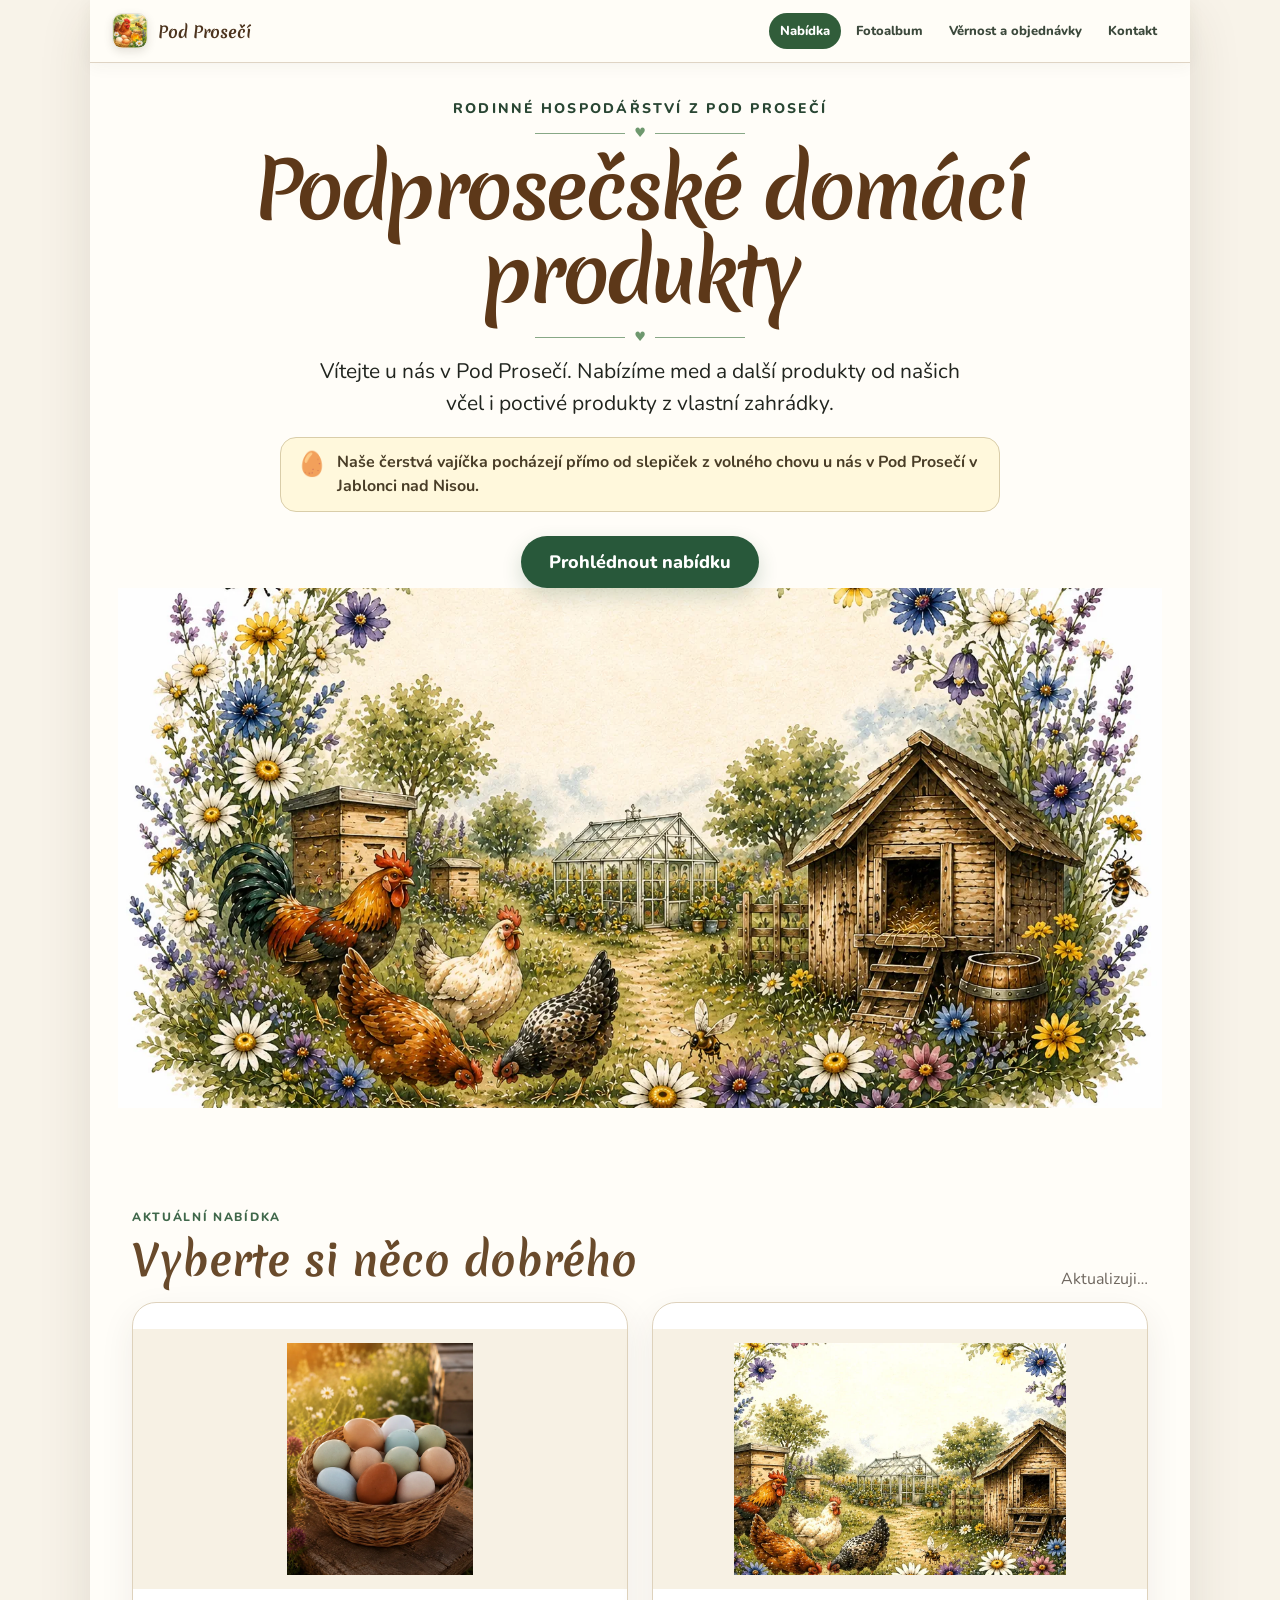
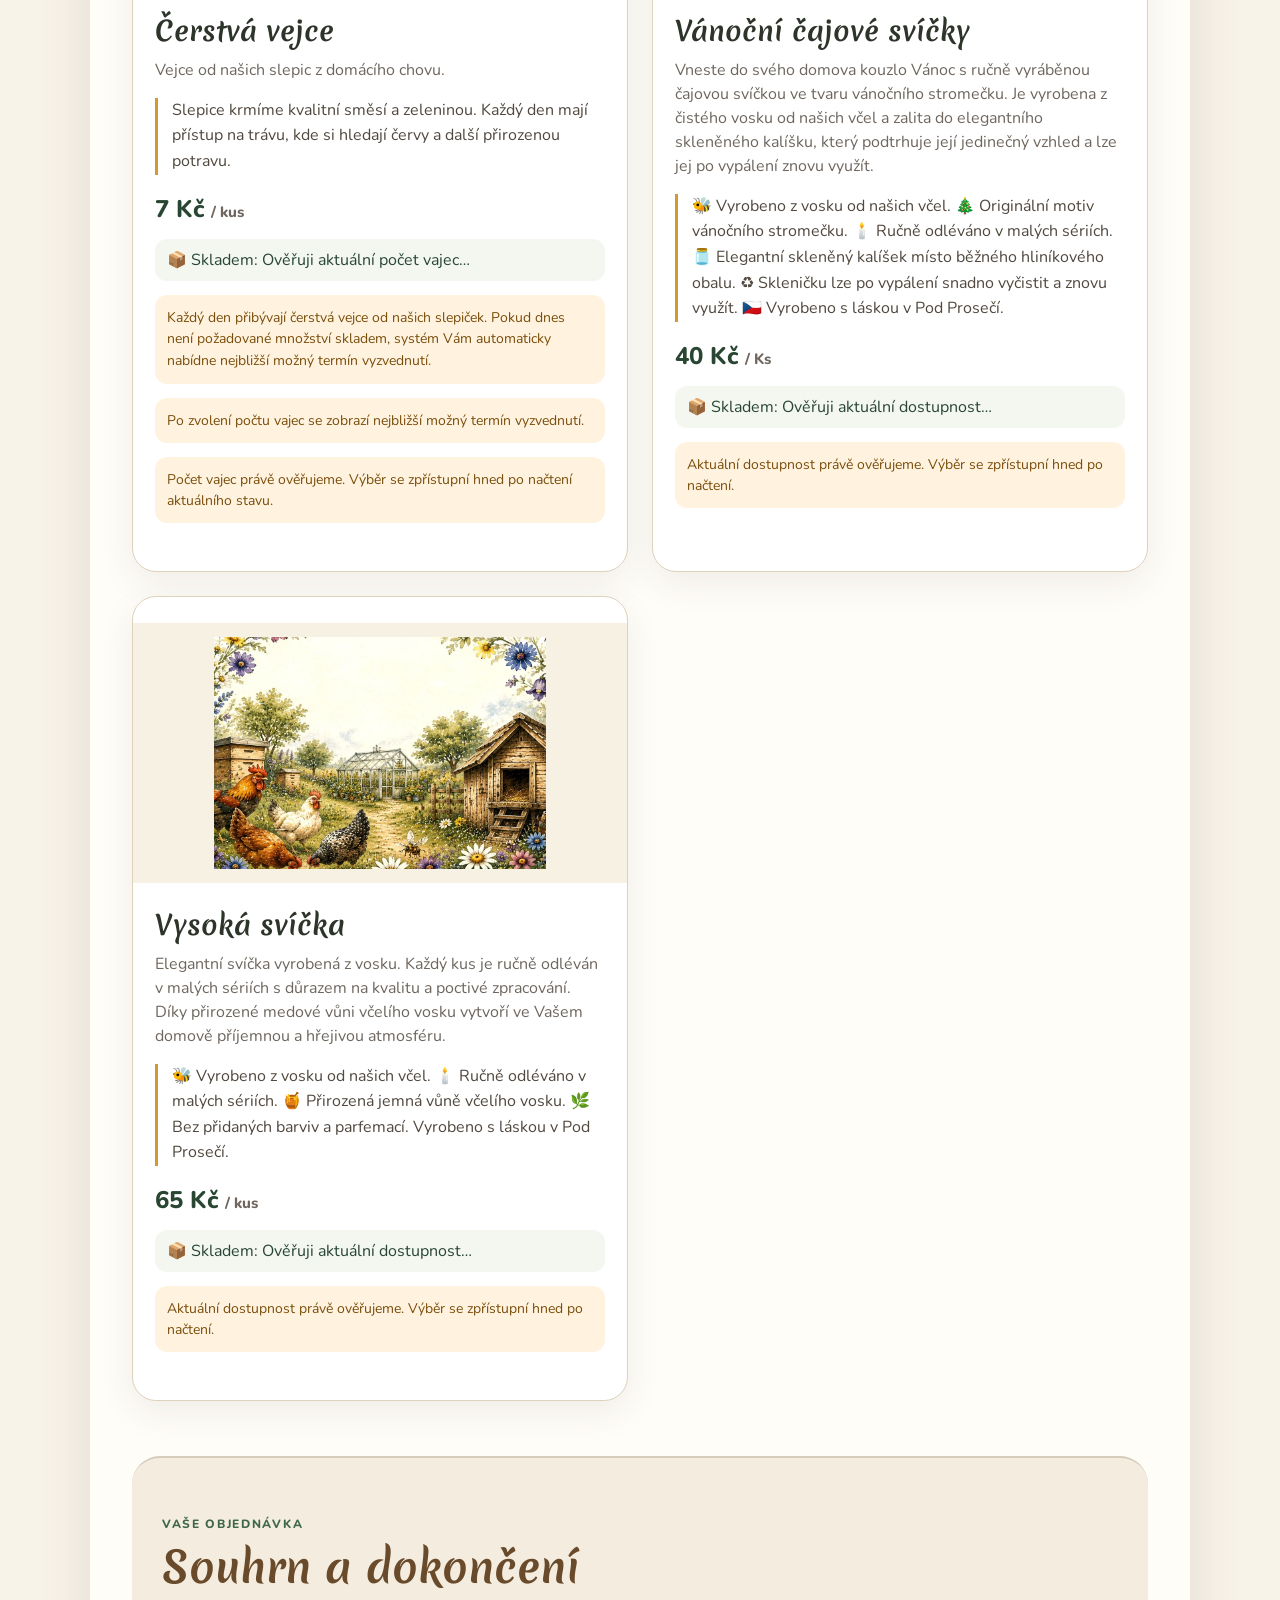
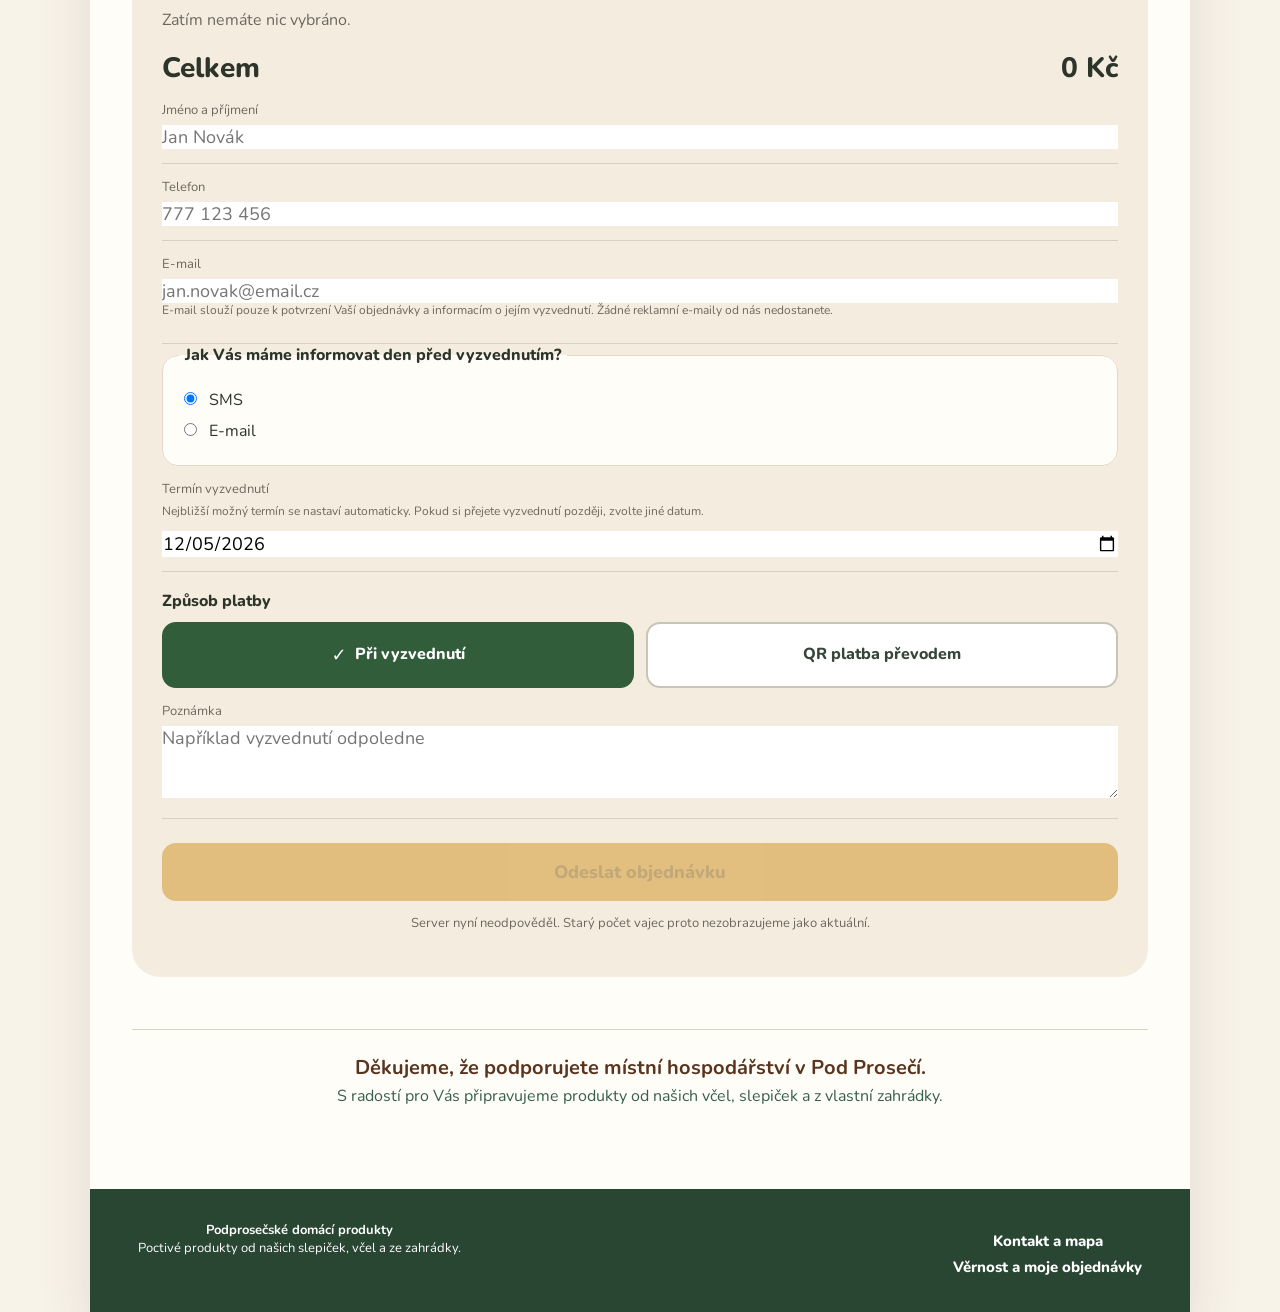
<file: index.html>
<!doctype html>
<html lang="cs">
<head>
  <meta charset="utf-8">
  <meta name="viewport" content="width=device-width,initial-scale=1,viewport-fit=cover">
  <meta name="theme-color" content="#f7f1e4">
  <meta name="description" content="Čerstvá vejce od našich slepiček z volného chovu v Pod Prosečí v Jablonci nad Nisou, med od našich včel a poctivé produkty z naší zahrádky.">
  <meta name="mobile-web-app-capable" content="yes">
  <meta name="apple-mobile-web-app-capable" content="yes">
  <meta name="apple-mobile-web-app-status-bar-style" content="default">
  <meta name="apple-mobile-web-app-title" content="Podprosečské produkty">
  <title>Podprosečské domácí produkty</title>
  <link rel="manifest" href="manifest.webmanifest?v=293-20260817">
  <link rel="icon" type="image/png" sizes="32x32" href="assets/icons/customer-icon-32.png?v=293-20260817">
  <link rel="apple-touch-icon" sizes="180x180" href="assets/icons/customer-icon-180.png?v=293-20260817">
  <link rel="preload" as="image" href="assets/images/products/vajicka-real.webp" fetchpriority="high">
  <link rel="preload" as="script" href="assets/customer.js?v=366">
  <link rel="preconnect" href="https://script.google.com">
  <link rel="preconnect" href="https://script.googleusercontent.com">
  <link rel="dns-prefetch" href="//script.google.com">
  <link rel="dns-prefetch" href="//script.googleusercontent.com">
  <link rel="preconnect" href="https://fonts.googleapis.com">
  <link rel="preconnect" href="https://fonts.gstatic.com" crossorigin>
  <link href="https://fonts.googleapis.com/css2?family=Merienda:wght@500;600;700&family=Nunito:wght@400;600;700;800&display=swap&subset=latin-ext" rel="stylesheet">
  <link rel="stylesheet" href="assets/style.css?v=353-20260903-optional-photo-title">
</head>
<body data-pdp-version="3.5.2">
<div class="site-shell v2-shell">
  <nav class="public-site-nav" aria-label="Hlavní navigace">
    <a class="site-brand" href="./"><img class="site-brand-app-icon" src="assets/icons/customer-icon-180.png?v=293-20260817" width="36" height="36" alt=""><strong>Pod Prosečí</strong></a>
    <div class="public-site-links">
      <a class="active" href="./">Nabídka</a>
      <a href="fotoalbum/">Fotoalbum</a>
      <a href="vernost/">Věrnost a objednávky</a>
      <a href="kontakt/">Kontakt</a>
    </div>
  </nav>
  <header class="v2-hero">
    <div class="v2-hero-copy">
      <div class="kicker">Rodinné hospodářství z Pod Prosečí</div>
      <div class="ornament" aria-hidden="true"><span></span><b>♥</b><span></span></div>
      <h1>Podprosečské domácí produkty</h1>
      <div class="ornament" aria-hidden="true"><span></span><b>♥</b><span></span></div>
      <p>Vítejte u nás v Pod Prosečí. Nabízíme med a další produkty od našich včel i poctivé produkty z vlastní zahrádky.</p>
      <p class="hero-origin-note"><span aria-hidden="true">🥚</span><strong>Naše čerstvá vajíčka pocházejí přímo od slepiček z volného chovu u nás v Pod Prosečí v Jablonci nad Nisou.</strong></p>
      <div class="hero-actions">
        <a class="hero-cta" href="#nabidka">Prohlédnout nabídku</a>
      </div>
    </div>
    <div class="v2-hero-visual">
      <img class="v2-hero-image" src="assets/images/hero-podproseci.webp" fetchpriority="high" decoding="async" alt="Akvarelová krajina s úly, skleníkem, kurníkem, slepicemi a kohoutem">
    </div>
  </header>

  <main class="content v2-content">
    <section id="publicBanner" class="public-banner hidden" aria-live="polite"></section>

    <section id="nabidka" class="products-section">
      <div class="section-head">
        <div><div class="eyebrow">Aktuální nabídka</div><h2>Vyberte si něco dobrého</h2></div>
        <div id="itemCount" class="muted">Načítám…</div>
      </div>
      <div id="products"><div class="products-loading" role="status"><span class="loading-spinner" aria-hidden="true"></span><span>Načítám aktuální nabídku…</span></div></div>
    </section>

    <section class="order-section" id="objednavka">
      <div id="paymentReceipt" class="card hidden" aria-live="polite"></div>
      <div class="section-head"><div><div class="eyebrow">Vaše objednávka</div><h2>Souhrn a dokončení</h2></div></div>
      <div id="summary" class="muted">Nejdřív načítáme aktuální nabídku.</div>
      <div class="total-row"><span>Celkem</span><span id="totalPrice">0 Kč</span></div>
      <div class="form-area">
        <label class="line-field"><span>Jméno a příjmení</span><input id="customerName" type="text" autocomplete="name" placeholder="Jan Novák"></label>
        <label class="line-field"><span>Telefon</span><input id="customerPhone" type="tel" inputmode="tel" autocomplete="tel" placeholder="777 123 456"></label>
        <label class="line-field"><span>E-mail</span><input id="customerEmail" type="email" inputmode="email" autocomplete="email" autocapitalize="none" spellcheck="false" placeholder="jan.novak@email.cz" required><small class="field-help">E-mail slouží pouze k potvrzení Vaší objednávky a informacím o jejím vyzvednutí. Žádné reklamní e-maily od nás nedostanete.</small></label>
        <fieldset class="choice-box"><legend>Jak Vás máme informovat den před vyzvednutím?</legend><label><input type="radio" name="contactMethod" value="SMS" checked> SMS</label><label><input type="radio" name="contactMethod" value="E-mail"> E-mail</label></fieldset>
        <div id="splitOrderBox" class="choice-box hidden"><strong>Objednávka obsahuje dostupné i předobjednané produkty</strong><p class="field-help">Dostupné produkty můžete vyzvednout dříve a předobjednávku až po naskladnění.</p><label><input type="radio" name="splitOrder" value="together" checked> Vyzvednout vše najednou po naskladnění</label><label><input type="radio" name="splitOrder" value="split"> Rozdělit na dvě vyzvednutí</label><div class="notice"><strong>Upozornění:</strong> při rozdělení Vás budeme před každým vyzvednutím kontaktovat zvoleným způsobem.</div></div>
        <div id="splitPickupSummary" class="notice hidden"></div>
        <label class="line-field"><span id="pickupDateLabel">Termín vyzvednutí</span><small class="field-help">Nejbližší možný termín se nastaví automaticky. Pokud si přejete vyzvednutí později, zvolte jiné datum.</small><input id="pickupDate" type="date"></label>
        <div id="pickupAvailability" class="availability-box hidden" aria-live="polite"></div>
        <fieldset class="payment-choice">
          <legend>Způsob platby</legend>
          <div class="payment-choice-options">
            <label class="payment-choice-option"><input type="radio" name="paymentMethod" value="pickup" checked><span>Při vyzvednutí</span></label>
            <label class="payment-choice-option"><input type="radio" name="paymentMethod" value="qr"><span>QR platba převodem</span></label>
          </div>
        </fieldset>
        <label class="line-field"><span>Poznámka</span><textarea id="customerNote" rows="3" placeholder="Například vyzvednutí odpoledne"></textarea></label>
      </div>
      <button id="submitOrder" class="primary-button" type="button" disabled>Odeslat objednávku</button>
      <p id="feedback" class="feedback" aria-live="polite"></p>
    </section>

    <section class="trust-section">
      <h2>Děkujeme, že podporujete místní hospodářství v Pod Prosečí.</h2>
      <p>S radostí pro Vás připravujeme produkty od našich včel, slepiček a z vlastní zahrádky.</p>
    </section>
  </main>

  <div id="mobileCartBar" class="mobile-cart-bar hidden"><span id="mobileCartText">Košík je prázdný</span><a href="#objednavka">Pokračovat</a></div>

  <footer><div><strong>Podprosečské domácí produkty</strong><br>Poctivé produkty od našich slepiček, včel a ze zahrádky.</div><div class="footer-contact"><a href="kontakt/">Kontakt a mapa</a><br><a href="vernost/">Věrnost a moje objednávky</a></div></footer>
</div>
<iframe name="orderSubmitFrame" id="orderSubmitFrame" hidden></iframe>
<form id="backendOrderForm" method="post" target="orderSubmitFrame" hidden><input name="action" type="hidden" value="createOrder"><input id="backendPayload" name="payload" type="hidden"></form>
<iframe name="loyaltySubmitFrame" id="loyaltySubmitFrame" hidden></iframe>
<form id="loyaltyBackendForm" method="post" target="loyaltySubmitFrame" hidden><input id="loyaltyAction" name="action" type="hidden" value="loyaltyStatus"><input id="loyaltyPayload" name="payload" type="hidden"></form>
<script src="assets/config.js?v=366"></script>
<script src="assets/qrcode.js?v=366"></script>
<script src="assets/customer.js?v=366"></script>
</body>
</html>
</file>
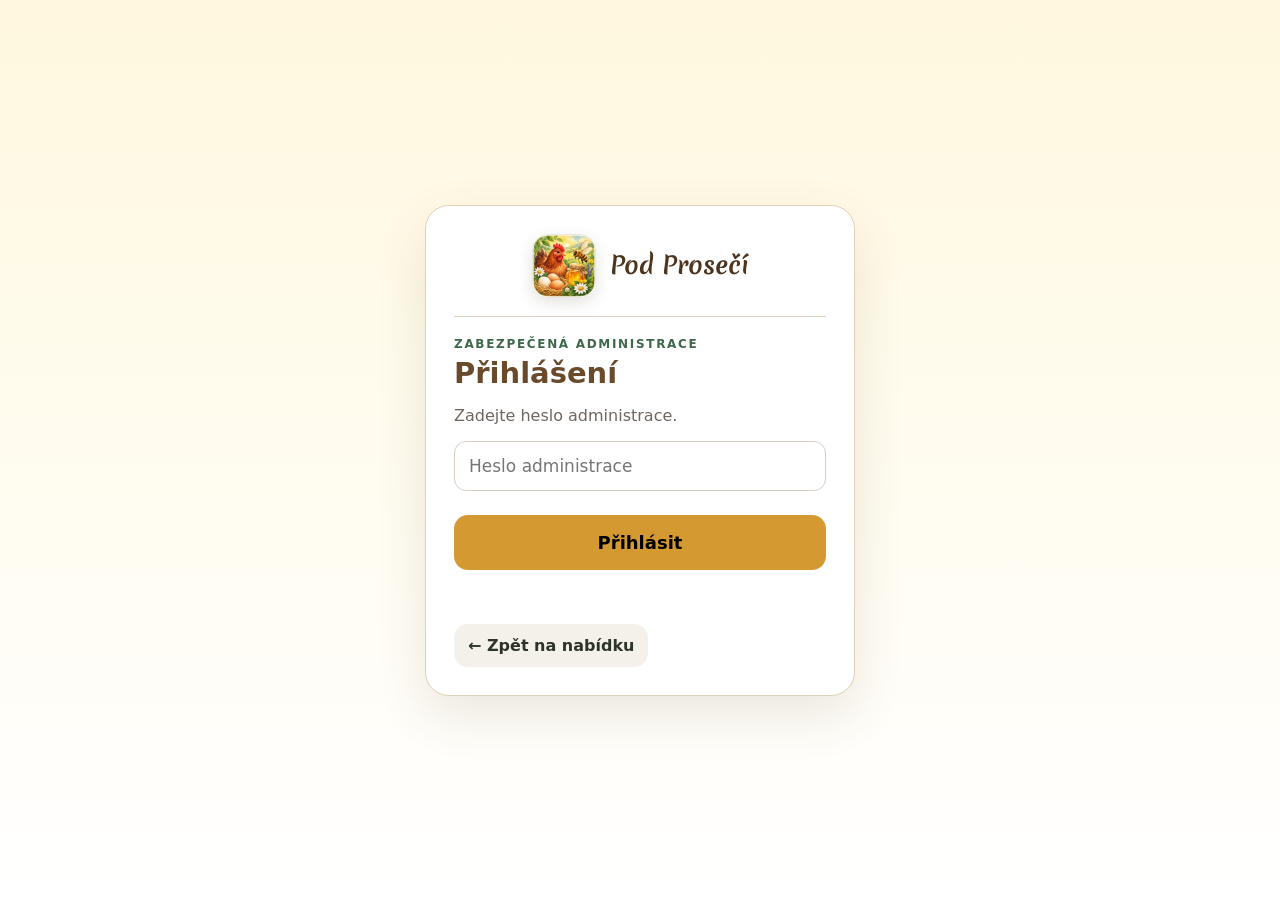
<file: admin/index.html>
<!doctype html>
<html lang="cs">
<head>
  <meta charset="utf-8">
  <meta name="viewport" content="width=device-width,initial-scale=1,viewport-fit=cover">
  <meta name="theme-color" content="#fffdf8">
  <meta name="mobile-web-app-capable" content="yes">
  <meta name="apple-mobile-web-app-capable" content="yes">
  <meta name="apple-mobile-web-app-status-bar-style" content="default">
  <meta name="apple-mobile-web-app-title" content="Podprosečské Admin">
  <title>Administrace – Podprosečské domácí produkty</title>
  <link rel="manifest" href="manifest.webmanifest?v=292-20260817">
  <link rel="icon" type="image/png" sizes="32x32" href="../assets/icons/admin-a-icon-32.png?v=292-20260817">
  <link rel="apple-touch-icon" sizes="180x180" href="../assets/icons/admin-a-icon-180.png?v=292-20260817">
  <link rel="preconnect" href="https://script.google.com">
  <link rel="preconnect" href="https://script.googleusercontent.com">
  <link rel="dns-prefetch" href="//script.google.com">
  <link rel="dns-prefetch" href="//script.googleusercontent.com">
  <link rel="preconnect" href="https://fonts.googleapis.com">
  <link rel="preconnect" href="https://fonts.gstatic.com" crossorigin>
  <link href="https://fonts.googleapis.com/css2?family=Merienda:wght@600;700&display=swap&subset=latin-ext" rel="stylesheet">
  <link rel="preload" href="../assets/config.js?v=364" as="script">
  <link rel="preload" href="../assets/admin.js?v=383-payment" as="script">
  <link rel="preload" href="../assets/admin-enhancements.js?v=364" as="script">
  <link rel="stylesheet" href="../assets/style.css?v=381-calendar-scroll">
  <link rel="stylesheet" href="../assets/admin-feed.css?v=386">
</head>
<body data-pdp-admin-version="3.8.6">
<section id="adminLogin" class="login-screen hidden">
  <div class="login-card">
    <div class="admin-login-brand">
      <img src="../assets/icons/customer-icon-180.png?v=293-20260817" width="64" height="64" alt="">
      <strong>Pod Prosečí</strong>
    </div>
    <div class="kicker">Zabezpečená administrace</div>
    <h2>Přihlášení</h2>
    <p class="muted">Zadejte heslo administrace.</p>
    <input id="adminPassword" type="password" placeholder="Heslo administrace" autocomplete="current-password">
    <button id="loginButton" class="primary-button" type="button">Přihlásit</button>
    <p id="loginMessage" class="feedback"></p>
    <a href="../" class="secondary-button" style="display:inline-block;margin-top:8px;text-decoration:none">← Zpět na nabídku</a>
  </div>
</section>

<div id="adminApp" class="site-shell admin-shell hidden">
  <header class="hero admin-hero">
    <div class="hero-icons"><span>🌼🐝</span><span>🐔🏡</span></div>
    <div class="kicker">Administrace</div>
    <h1>Podprosečské domácí produkty</h1>
    <p id="adminHeroDescription">Objednávky, rezervace vajec, věrnostní slevy, kalendář a správa nabídky.</p>
    <div style="display:flex;gap:10px;flex-wrap:wrap;margin-top:14px"><button id="logoutButton" class="secondary-button" type="button">Odhlásit</button><a href="../kalendar/" class="secondary-button" style="display:inline-block;text-decoration:none">Sdílený kalendář</a><a href="../" class="secondary-button" style="display:inline-block;text-decoration:none">← Zpět na nabídku</a></div>
  </header>

  <main class="content">
    <section class="stats-grid">
      <article><span>Nové objednávky</span><strong id="statNew">0</strong></article>
      <article class="overdue-stat"><span>Nevyzvednuté po termínu</span><strong id="statOverdue">0</strong></article>
      <article><span>Tržba objednávek</span><strong id="statRevenue">0 Kč</strong></article>
      <article><span>Objednaná vejce</span><strong id="statEggs">0</strong></article>
      <article><span>Objednané sklenice</span><strong id="statHoney">0</strong></article>
      <article><span>Vejce fyzicky skladem</span><strong id="statEggStock">—</strong></article>
      <article><span>Nastavená snáška</span><strong id="statEggDaily">—</strong></article>
      <article><span>Tržba tento měsíc</span><strong id="statMonthRevenue">0 Kč</strong></article>
      <article><span>Objednávky tento měsíc</span><strong id="statMonthOrders">0</strong></article>
      <article><span>Předobjednávky</span><strong id="statPreorders">0</strong></article>
      <article><span>Aktivní zákazníci</span><strong id="statCustomers">0</strong></article>
      <article><span>Návštěvy celkem</span><strong id="statVisits">0</strong></article>
      <article><span>Unikátní dnes</span><strong id="statUniqueToday">0</strong></article>
      <article><span>Návštěvy z QR</span><strong id="statQrVisits">0</strong></article>
      <article><span>Návštěvy z odkazu</span><strong id="statLinkVisits">0</strong></article>
    </section>

    <nav class="tabs">
      <button class="tab active" data-tab="ordersTab">Objednávky</button>
      <button class="tab" data-tab="calendarTab">Kalendář</button>
      <button class="tab" data-tab="eggsTab">Vejce</button>
      <button class="tab" data-tab="feedTab">Krmivo a výdělek</button>
      <button class="tab" data-tab="productsTab">Produkty</button>
      <button class="tab" data-tab="albumTab">Fotoalbum</button>
      <button class="tab" data-tab="insightsTab">Statistiky</button>
      <button class="tab" data-tab="settingsTab">Nastavení webu</button>
    </nav>

    <section id="ordersTab" class="tab-panel active">
      <div class="section-head">
        <div><div class="eyebrow">Přehled</div><h2>Objednávky</h2></div>
        <button id="showManualOrder" class="primary-small">Nová objednávka</button>
      </div>

      <div id="manualOrderForm" class="admin-form hidden">
        <div class="form-grid">
          <label><span>Jméno zákazníka</span><input id="manualName" placeholder="Marie Nováková"></label>
          <label><span>Telefon</span><input id="manualPhone" placeholder="Lze nechat prázdné"></label>
          <label><span>E-mail</span><input id="manualEmail" type="email" placeholder="Lze nechat prázdné"></label>
          <label><span>Termín vyzvednutí</span><input id="manualPickup" type="date"></label>
          <label><span>Stav</span>
            <select id="manualStatus">
              <option>Nová</option><option>Připravuji</option><option>Připraveno</option><option>Vyzvednuto</option>
            </select>
          </label>
          <div class="full">
            <span class="field-label">Položky</span>
            <div id="manualProducts" class="quantity-list"></div>
          </div>
          <label class="full"><span>Poznámka</span><textarea id="manualNote" rows="3"></textarea></label>
          <label class="full"><input id="manualLoyaltyOptIn" type="checkbox"> Zařadit zákazníka do věrnostních slev na vejce</label>
        </div>
        <div class="actions">
          <button id="cancelManualOrder" class="secondary-button">Zrušit</button>
          <button id="saveManualOrder" class="primary-small">Uložit objednávku</button>
        </div>
      </div>

      <div class="filter-grid">
        <input id="searchOrders" placeholder="Hledat jméno nebo telefon">
        <select id="statusFilter">
          <option value="">Všechny stavy</option>
          <option>Nová</option><option>Připravuji</option><option>Připraveno</option><option>Vyzvednuto</option><option>Zrušeno</option>
        </select>
        <select id="archiveFilter">
          <option value="active">Aktivní</option>
          <option value="overdue">Po termínu</option>
          <option value="archive">Archiv</option>
          <option value="all">Všechny</option>
        </select>
      </div>

      <div id="ordersList" class="stack"></div>
    </section>

    <section id="calendarTab" class="tab-panel">
      <div class="section-head">
        <div><div class="eyebrow">Termíny vyzvednutí</div><h2>Kalendář objednávek</h2></div><a href="../kalendar/" class="secondary-button" style="text-decoration:none">Otevřít sdílený</a>
      </div>
      <div class="admin-calendar-toolbar">
        <button id="calendarPreviousMonth" class="secondary-button" type="button" aria-label="Předchozí měsíc">←</button>
        <h3 id="calendarMonthTitle">—</h3>
        <button id="calendarNextMonth" class="secondary-button" type="button" aria-label="Následující měsíc">→</button>
        <button id="calendarCurrentMonth" class="secondary-button" type="button">Dnešní měsíc</button>
      </div>
      <div class="admin-calendar-scroll"><div id="calendarMonthGrid" class="admin-calendar-grid"></div></div>
      <div class="section-head compact-head"><div><div class="eyebrow">Rychlý přehled</div><h2>Nejbližší vyzvednutí</h2></div></div>
      <div id="calendarList" class="stack"></div>
    </section>

    <section id="eggsTab" class="tab-panel">
      <div class="section-head">
        <div><div class="eyebrow">Rezervace a snáška</div><h2>Plánování vajec</h2></div>
      </div>

      <div class="admin-form">
        <p class="settings-note"><strong>Aktuální sklad</strong> je fyzický počet vajec, který máš právě teď, včetně vajec rezervovaných pro zákazníky, ale ještě nevyzvednutých. Při označení objednávky jako Vyzvednuto se vejce ze skladu automaticky odečtou.</p>
        <div class="form-grid">
          <label><span>Aktuálně fyzicky skladem</span><input id="eggCurrentStock" type="number" min="0" step="1"></label>
          <label><span>Předpokládaná snáška za den</span><input id="eggDailyProduction" type="number" min="0" step="1"></label>
          <label><span>Bezpečnostní rezerva</span><input id="eggSafetyReserve" type="number" min="0" step="1"></label>
          <label><span>Plánovat dní dopředu</span><input id="eggPlanningDays" type="number" min="7" max="365" step="1"></label>
        </div>
        <div class="settings-footer">
          <div class="meta">
            <div>Stav skladu je dopočítán k datu <strong id="eggStockDate">—</strong>.</div>
            <div id="eggAccrualInfo">—</div>
          </div>
          <button id="saveEggSettings" class="primary-small" type="button">Uložit nastavení</button>
        </div>
      </div>

      <div class="section-head compact-head">
        <div><div class="eyebrow">Následujících 21 dní</div><h2>Předpověď dostupnosti</h2></div>
      </div>
      <div class="forecast-legend">
        <span><strong>Stav po rezervacích</strong> = předpokládaný počet vajec po vydání již objednaných vajec.</span>
        <span><strong>Další volná kapacita</strong> = kolik nových vajec lze na tento den ještě bezpečně objednat, aniž by chyběla pro pozdější zákazníky.</span>
      </div>
      <div id="eggForecast" class="forecast-list"></div>
    </section>

    <section id="feedTab" class="tab-panel" aria-labelledby="feedHeading">
      <div class="section-head">
        <h2 id="feedHeading">Krmivo a výdělek</h2>
        <button id="feedReload" type="button" class="secondary-button">Obnovit</button>
      </div>
      <p id="feedStatus" role="status" aria-live="polite">Přehled se načte po otevření záložky.</p>
      <div id="feedContent" class="hidden">
        <div class="feed-toolbar">
          <label for="feedYear">Rok <select id="feedYear"></select></label>
          <button id="feedAdd" type="button" class="primary-small">Přidat nákup krmiva</button>
        </div>
        <div id="feedActual" class="feed-cards"></div>
        <p class="feed-note">Výdělek = tržby za vyzvednutá vejce po věrnostních slevách − nákupy krmiva v daném roce. Nezahrnuje cenu slepic, kurníku, obalů ani další náklady. Počítá jen zaznamenané prodeje a nákupy.</p>
        <p id="feedRevenueNote" class="feed-note"></p>
        <h3>Denní cena krmení</h3>
        <div id="feedDailyCosts" class="feed-cards" aria-live="polite"></div>
        <p id="feedDailyNote" class="feed-note"></p>
        <form id="feedSettingsForm" class="admin-form">
          <fieldset class="feed-fields">
            <div class="feed-toolbar">
              <h3>Co dávám hejnu</h3>
              <button id="feedItemAdd" type="button" class="secondary-button">Přidat krmivo</button>
            </div>
            <p class="feed-note">U každého krmiva zadej cenu za kilogram a denní dávku <strong>pro celé hejno</strong>. Dávku můžeš psát v gramech nebo kilogramech. Krmiva bez vyplněné ceny a dávky se neukládají. Vlastní krmivo zdarma může mít cenu 0 Kč.</p>
            <div id="feedItems" class="feed-items"></div>
            <p id="feedSettingsNotice" class="feed-note" role="status"></p>
            <p id="feedDirtyNote" class="feed-note" role="status" hidden></p>
            <div class="actions"><button type="submit" class="primary-small">Uložit krmiva a dávky</button></div>
          </fieldset>
        </form>
        <h3 id="feedForecastHeading">Odhad do konce roku</h3>
        <div id="feedForecast" class="feed-cards"></div>
        <p id="feedForecastNote" class="feed-note"></p>
        <details class="feed-stock-breakdown"><summary>Zásoby jednotlivých krmiv</summary><div id="feedStockBreakdown"></div></details>
        <form id="feedPurchaseForm" class="admin-form hidden">
          <h3 id="feedPurchaseHeading">Nový nákup krmiva</h3>
          <fieldset class="feed-fields">
            <div class="form-grid">
              <label><span>Datum nákupu</span><input id="feedPurchaseDate" type="date" required></label>
              <label><span>Vyber ze svých krmiv</span><select id="feedPurchaseType"><option value="">Jiné krmivo / vlastní název</option></select></label>
              <label><span>Krmivo</span><input id="feedPurchaseName" maxlength="100" placeholder="Např. směs pro nosnice" required></label>
              <label><span>Množství (kg)</span><input id="feedPurchaseKg" type="number" inputmode="decimal" min="0.001" max="1000000" step="0.001" required></label>
              <label><span>Zaplaceno celkem (Kč)</span><input id="feedPurchaseCost" type="number" inputmode="decimal" min="0" max="10000000" step="0.01" required></label>
              <label class="full"><span>Poznámka (nepovinná)</span><input id="feedPurchaseNote" maxlength="300"></label>
            </div>
            <p id="feedPurchaseUnitPrice" class="feed-note"></p>
            <div class="actions"><button id="feedPurchaseCancel" type="button" class="secondary-button">Zrušit</button><button type="submit" class="primary-small">Uložit nákup</button></div>
          </fieldset>
        </form>
        <h3>Nákupy krmiva</h3>
        <div id="feedPurchases" class="stack"></div>
      </div>
    </section>

    <section id="productsTab" class="tab-panel">
      <div class="section-head">
        <div><div class="eyebrow">Nabídka</div><h2>Správa produktů</h2></div>
        <button id="showProductForm" class="primary-small">Přidat produkt</button>
      </div>

      <div id="productForm" class="admin-form hidden">
        <div class="form-grid">
          <label><span>Název</span><input id="newProductName"></label>
          <label class="full"><span>Ikona produktu</span><input id="newProductEmoji" value="📦" placeholder="📦"></label>
          <label><span>Cena</span><input id="newProductPrice" type="number" min="0"></label>
          <label><span>Jednotka</span><input id="newProductUnit" placeholder="kus"></label>
          <label class="full"><span>Krátký popis</span><input id="newProductShort"></label>
          <label class="full"><span>Podrobné informace</span><textarea id="newProductDetail" rows="3"></textarea></label>
          <label class="full"><span>Fotografie produktu</span>
            <div class="image-upload-row">
              <input id="newProductImage" placeholder="Obrázek se doplní automaticky">
              <button id="newProductImageButton" class="secondary-button" type="button">Nahrát obrázek</button>
              <button id="newProductGalleryButton" class="secondary-button" type="button">Vybrat z galerie</button>
              <input id="newProductImageFile" type="file" accept="image/jpeg,image/png,image/webp" hidden>
            </div>
            <img id="newProductImagePreview" class="admin-image-preview hidden" alt="Náhled obrázku produktu">
            <small>Vyberte fotografii z telefonu nebo počítače, nebo použijte obrázek z galerie.</small>
          </label>
          <label><span>Minimální předstih (dny)</span><input id="newProductLead" type="number" min="0" value="0"></label>
          <label><span>Předpokládané naskladnění</span><input id="newProductRestock" type="date"></label>
          <label><span>Rychlá tlačítka (oddělit čárkou)</span><input id="newProductQuick" placeholder="6, 10, 30"></label>
          <label><span>Plánované množství / kapacita</span><input id="newProductCapacity" type="number" min="0" placeholder="např. 120"></label>
          <label><span>Počet skladem</span><input id="newProductStock" type="number" min="0" value="0"></label>
          <label><span>Jednotka skladu</span><input id="newProductStockUnit" value="ks" placeholder="ks, sklenic, balení"></label>
          <label><span>Text při vyprodání</span><select id="newProductSoldOutText"><option>Momentálně vyprodáno</option><option>Vyprodáno</option></select></label>
          <label><span>Text v potvrzovacím e-mailu</span><select id="newProductEmailGroup"><option value="SLEPICKY">🐔 Naše slepičky</option><option value="VCELICKY">🐝 Naše včeličky</option><option value="FARMARI" selected>🌿 Podprosečští farmáři</option><option value="VLASTNI">✍️ Vlastní označení</option></select></label>
          <label class="full"><span>Vlastní označení</span><input id="newProductEmailText" maxlength="120" placeholder="např. naše levandulová zahrada"><small>Použije se jen při volbě Vlastní označení.</small></label>
          <label><input id="newProductPreorder" type="checkbox"> Povolit předobjednávky</label>
        </div>
        <div class="actions">
          <button id="cancelProductForm" class="secondary-button">Zrušit</button>
          <button id="saveNewProduct" class="primary-small">Uložit produkt</button>
        </div>
      </div>

      <div id="productsList" class="stack"></div>
    </section>

    <section id="albumTab" class="tab-panel">
      <div class="section-head">
        <div><div class="eyebrow">Fotografie pro zákazníky</div><h2>Správa fotoalba</h2></div>
        <div>
          <button id="addAlbumPhotos" class="primary-small" type="button">Přidat fotografie</button>
          <input id="albumPhotoFiles" type="file" accept="image/*" multiple hidden>
        </div>
      </div>
      <p class="settings-note">Fotografie se po nahrání zobrazí na zákaznické stránce. U každé můžete upravit název a popisek, skrýt ji nebo změnit pořadí šipkami.</p>
      <p id="albumAdminStatus" class="feedback" aria-live="polite"></p>
      <div id="albumAdminList" class="album-admin-list"></div>
    </section>


    <section id="insightsTab" class="tab-panel">
      <div class="section-head"><div><div class="eyebrow">Souhrny</div><h2>Statistiky prodeje a návštěvnosti</h2></div></div>
      <p class="settings-note">Do návštěvnosti se nezapočítává toto zařízení přihlášené do administrace. Pro QR kód použij odkaz se značkou <strong>?src=qr</strong>, běžný odkaz může zůstat bez značky nebo s <strong>?src=link</strong>.</p>
      <div class="insights-grid">

      <article class="card visit-exclusion-card">
        <h3>Moje zařízení</h3>
        <label class="visit-toggle-row">
          <input id="excludeMyVisits" type="checkbox">
          <span><strong>Toto je moje zařízení – nepočítat návštěvy</strong><small>Platí pro tento prohlížeč. Po zapnutí se odstraní i dřívější testovací návštěvy tohoto zařízení.</small></span>
        </label>
        <p id="visitExclusionStatus" class="settings-note">Kontroluji nastavení zařízení…</p>
      </article>
        <article class="card"><h3>Návštěvnost zákaznické stránky</h3><div id="visitSummary"></div></article>
        <article class="card"><h3>Zdroje návštěv</h3><div id="visitSources"></div></article>
        <article class="card"><h3>Nejprodávanější produkty</h3><div id="topProducts"></div></article>
        <article class="card"><h3>TOP zákazníci</h3><div id="topCustomers"></div></article>
      </div>
      <article class="card customer-assignment-card">
        <div class="section-head compact-head">
          <div><div class="eyebrow">Ruční propojení</div><h2>Přiřadit starší objednávky zákazníkovi</h2></div>
          <strong id="customerAssignmentCount">0 vybráno</strong>
        </div>
        <p class="customer-assignment-help">Vyberte starší objednávky a přiřaďte jim e-mail zákazníka. Původní jméno, položky, ceny i datum objednávky zůstanou beze změny.</p>
        <div class="customer-assignment-controls">
          <label><span>Hledat objednávky</span><input id="customerAssignmentSearch" placeholder="Jméno, telefon, e-mail nebo číslo objednávky"></label>
          <label><span>Přiřadit k e-mailu</span><input id="customerAssignmentEmail" type="email" inputmode="email" list="customerAssignmentEmails" placeholder="zakaznik@email.cz"><datalist id="customerAssignmentEmails"></datalist></label>
          <label class="customer-assignment-toggle"><input id="customerAssignmentOnlyMissing" type="checkbox" checked> Zobrazit jen objednávky bez e-mailu</label>
        </div>
        <div class="actions customer-assignment-actions">
          <button id="selectVisibleCustomerOrders" class="secondary-button" type="button">Vybrat zobrazené</button>
          <button id="clearCustomerOrders" class="secondary-button" type="button">Zrušit výběr</button>
          <button id="assignCustomerOrdersEmail" class="primary-small" type="button">Přiřadit vybrané</button>
        </div>
        <p id="customerAssignmentMessage" class="feedback" aria-live="polite"></p>
        <div id="customerAssignmentOrders" class="customer-assignment-list"></div>
        <p class="customer-assignment-note">Přiřazení spojí statistiky a historii objednávek podle e-mailu. Věrnostní vajíčka ze starších nákupů se zpětně nepřičítají.</p>
      </article>
      <article class="card"><h3>Návštěvy za posledních 14 dní</h3><div id="visitTimeline" class="bar-list"></div></article>
      <article class="card"><h3>Měsíční tržby</h3><div id="monthlyRevenue" class="bar-list"></div></article>
    </section>

    <section id="settingsTab" class="tab-panel">
      <div class="section-head"><div><div class="eyebrow">Veřejná stránka</div><h2>Nastavení webu</h2></div></div>
      <div class="admin-form">
        <h3>Informační banner</h3>
        <div class="form-grid">
          <label><input id="bannerEnabled" type="checkbox"> Zobrazit banner</label>
          <label><span>Styl</span><select id="bannerStyle"><option value="yellow">Žlutý</option><option value="green">Zelený</option><option value="blue">Modrý</option><option value="red">Červený</option></select></label>
          <label class="full"><span>Nadpis</span><input id="bannerTitle" placeholder="Otevřeli jsme předprodej medu"></label>
          <label class="full"><span>Text</span><textarea id="bannerText" rows="3"></textarea></label>
          <label><span>Zobrazit od</span><input id="bannerFrom" type="date"></label>
          <label><span>Zobrazit do</span><input id="bannerTo" type="date"></label>
        </div>
        <h3>Dovolená / blokace vyzvednutí</h3>
        <div class="form-grid">
          <label><input id="ordersPaused" type="checkbox"> Zablokovat vyzvednutí v zadaném období</label>
          <label><span>Od</span><input id="pauseFrom" type="date"></label>
          <label><span>Do</span><input id="pauseTo" type="date"></label>
          <label class="full"><span>Upozornění zákazníkům</span><textarea id="pauseMessage" rows="3" placeholder="Např. Máme dovolenou. Objednávky přijímáme, vyzvednutí bude možné nejdříve od..."></textarea></label>
          <label><span>Max. objednávek na den</span><input id="dailyOrderLimit" type="number" min="0" placeholder="0 = bez limitu"></label>
        </div>
        <div class="actions"><button id="saveBusinessSettings" class="primary-small" type="button">Uložit nastavení webu</button></div>
      </div>
      <p class="settings-note">SMS připomínky se neposílají automaticky. Zvolený způsob kontaktu se uloží k objednávce, abyste zákazníka kontaktoval ručně.</p>
    </section>
  </main>
</div>

<iframe name="adminSubmitFrame" id="adminSubmitFrame" hidden></iframe>
<form id="adminBackendForm" method="post" target="adminSubmitFrame" hidden>
  <input id="adminAction" name="action" type="hidden">
  <input id="adminToken" name="token" type="hidden">
  <input id="adminPayload" name="payload" type="hidden">
</form>
<script src="../assets/config.js?v=364"></script>
<script src="../assets/qrcode.js?v=366"></script>
<script src="../assets/admin.js?v=383-payment"></script>
<script src="../assets/admin-enhancements.js?v=364" data-pdp-admin-enhancements="1"></script>
<script src="../assets/feed-model.js?v=386"></script>
<script src="../assets/admin-feed.js?v=386"></script>
<script src="../assets/admin-sms.js?v=387"></script>
</body>
</html>
</file>
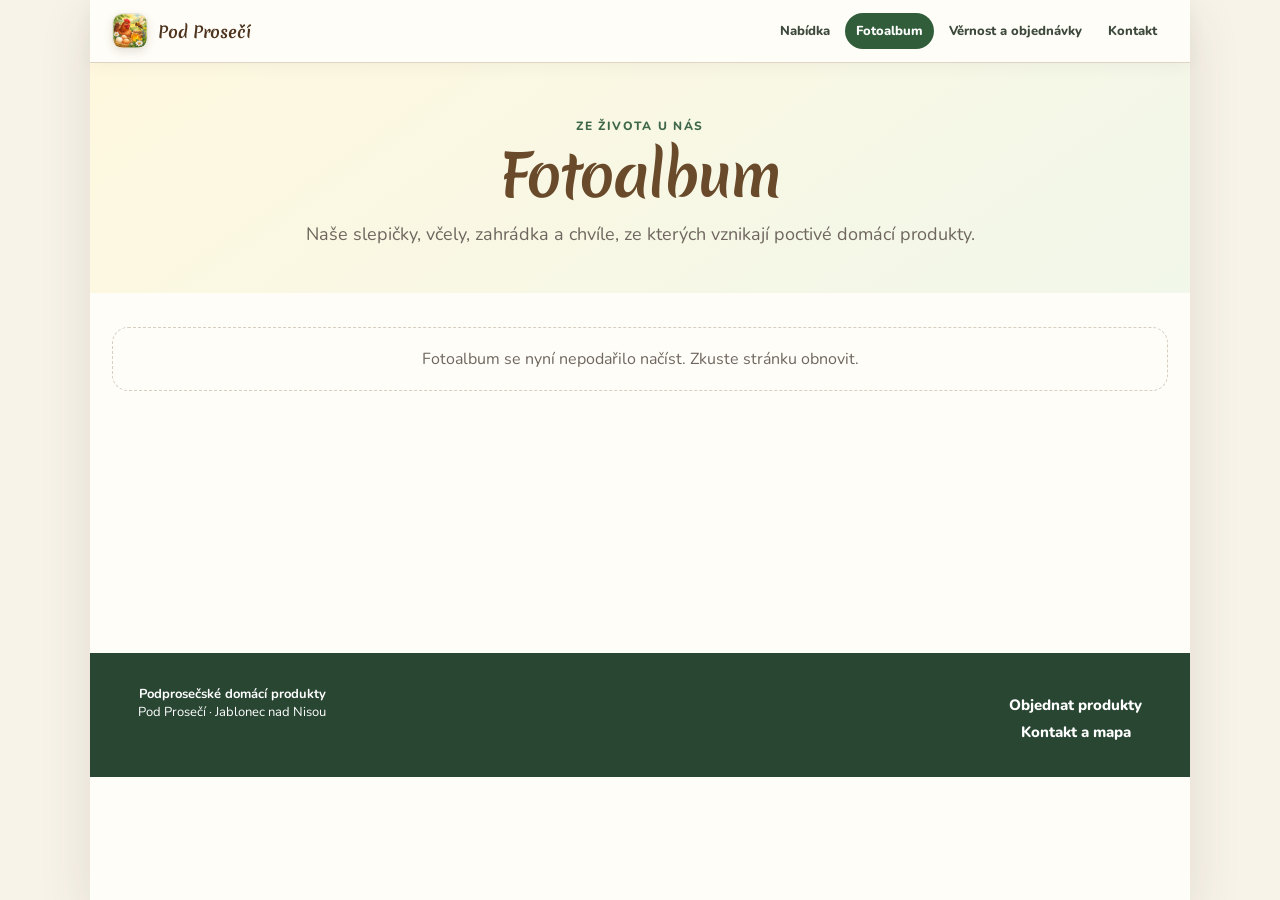
<file: fotoalbum/index.html>
<!doctype html>
<html lang="cs">
<head>
  <meta charset="utf-8">
  <meta name="viewport" content="width=device-width,initial-scale=1,viewport-fit=cover">
  <meta name="theme-color" content="#f7f1e4">
  <meta name="description" content="Fotografie slepiček, včel, zahrádky a domácích produktů z Pod Prosečí v Jablonci nad Nisou.">
  <title>Fotoalbum – Podprosečské domácí produkty</title>
  <link rel="manifest" href="../manifest.webmanifest?v=293-20260817">
  <link rel="icon" type="image/png" sizes="32x32" href="../assets/icons/customer-icon-32.png?v=293-20260817">
  <link rel="apple-touch-icon" sizes="180x180" href="../assets/icons/customer-icon-180.png?v=293-20260817">
  <link rel="preconnect" href="https://script.google.com">
  <link rel="preconnect" href="https://script.googleusercontent.com">
  <link rel="preconnect" href="https://fonts.googleapis.com">
  <link rel="preconnect" href="https://fonts.gstatic.com" crossorigin>
  <link href="https://fonts.googleapis.com/css2?family=Merienda:wght@500;600;700&family=Nunito:wght@400;600;700;800&display=swap&subset=latin-ext" rel="stylesheet">
  <link rel="stylesheet" href="../assets/style.css?v=384-20260929-photo-lightbox">
  <style>
    /* V3.8.4 – samostatná pojistka velkého náhledu ve fotoalbu.
       Je schválně jen na této stránce: nic v objednávkách ani administraci nemění. */
    #albumPageLightbox{
      box-sizing:border-box;
      z-index:2147483000;
      min-height:100vh;
      min-height:100dvh;
    }
    html.photo-lightbox-open{overflow:hidden}
    #albumPageLightbox:not(.hidden){display:flex!important}
    #albumPageLightbox figure{
      align-items:center;
      justify-content:center;
      width:min(1100px,100%);
    }
    #albumPageLightboxImage{
      display:block!important;
      width:auto!important;
      height:auto!important;
      max-width:100%!important;
      max-height:calc(100dvh - 170px)!important;
      object-fit:contain!important;
    }
    @media(max-width:760px){
      #albumPageLightbox{padding:calc(14px + env(safe-area-inset-top)) calc(12px + env(safe-area-inset-right)) calc(72px + env(safe-area-inset-bottom)) calc(12px + env(safe-area-inset-left))}
      #albumPageLightboxImage{max-height:calc(100dvh - 155px)!important}
    }
  </style>
</head>
<body data-pdp-page-version="3.5.2">
<div class="site-shell v2-shell subpage-shell">
  <nav class="public-site-nav" aria-label="Hlavní navigace">
    <a class="site-brand" href="../"><img class="site-brand-app-icon" src="../assets/icons/customer-icon-180.png?v=293-20260817" width="36" height="36" alt=""><strong>Pod Prosečí</strong></a>
    <div class="public-site-links">
      <a href="../">Nabídka</a>
      <a class="active" href="./">Fotoalbum</a>
      <a href="../vernost/">Věrnost a objednávky</a>
      <a href="../kontakt/">Kontakt</a>
    </div>
  </nav>

  <header class="subpage-hero">
    <div class="eyebrow">Ze života u nás</div>
    <h1>Fotoalbum</h1>
    <p>Naše slepičky, včely, zahrádka a chvíle, ze kterých vznikají poctivé domácí produkty.</p>
  </header>

  <main class="content subpage-content">
    <div id="albumPageStatus" class="page-loading" role="status"><span class="loading-spinner" aria-hidden="true"></span><span>Načítám fotografie…</span></div>
    <div id="albumPageGrid" class="photo-album-grid hidden"></div>
  </main>

  <footer><div><strong>Podprosečské domácí produkty</strong><br>Pod Prosečí · Jablonec nad Nisou</div><div class="footer-contact"><a href="../">Objednat produkty</a><br><a href="../kontakt/">Kontakt a mapa</a></div></footer>
</div>

<div id="albumPageLightbox" class="photo-lightbox hidden" role="dialog" aria-modal="true" aria-hidden="true" aria-labelledby="albumPageLightboxTitle">
  <button id="albumPageLightboxClose" class="photo-lightbox-close" type="button" aria-label="Zavřít fotografii">×</button>
  <button id="albumPageLightboxPrevious" class="photo-lightbox-nav previous" type="button" aria-label="Předchozí fotografie">‹</button>
  <figure><img id="albumPageLightboxImage" alt=""><figcaption><strong id="albumPageLightboxTitle"></strong><span id="albumPageLightboxCaption"></span></figcaption></figure>
  <button id="albumPageLightboxNext" class="photo-lightbox-nav next" type="button" aria-label="Následující fotografie">›</button>
</div>

<script src="../assets/config.js?v=350-20260901"></script>
<script src="../assets/album.js?v=384-20260929-photo-lightbox"></script>
</body>
</html>
</file>
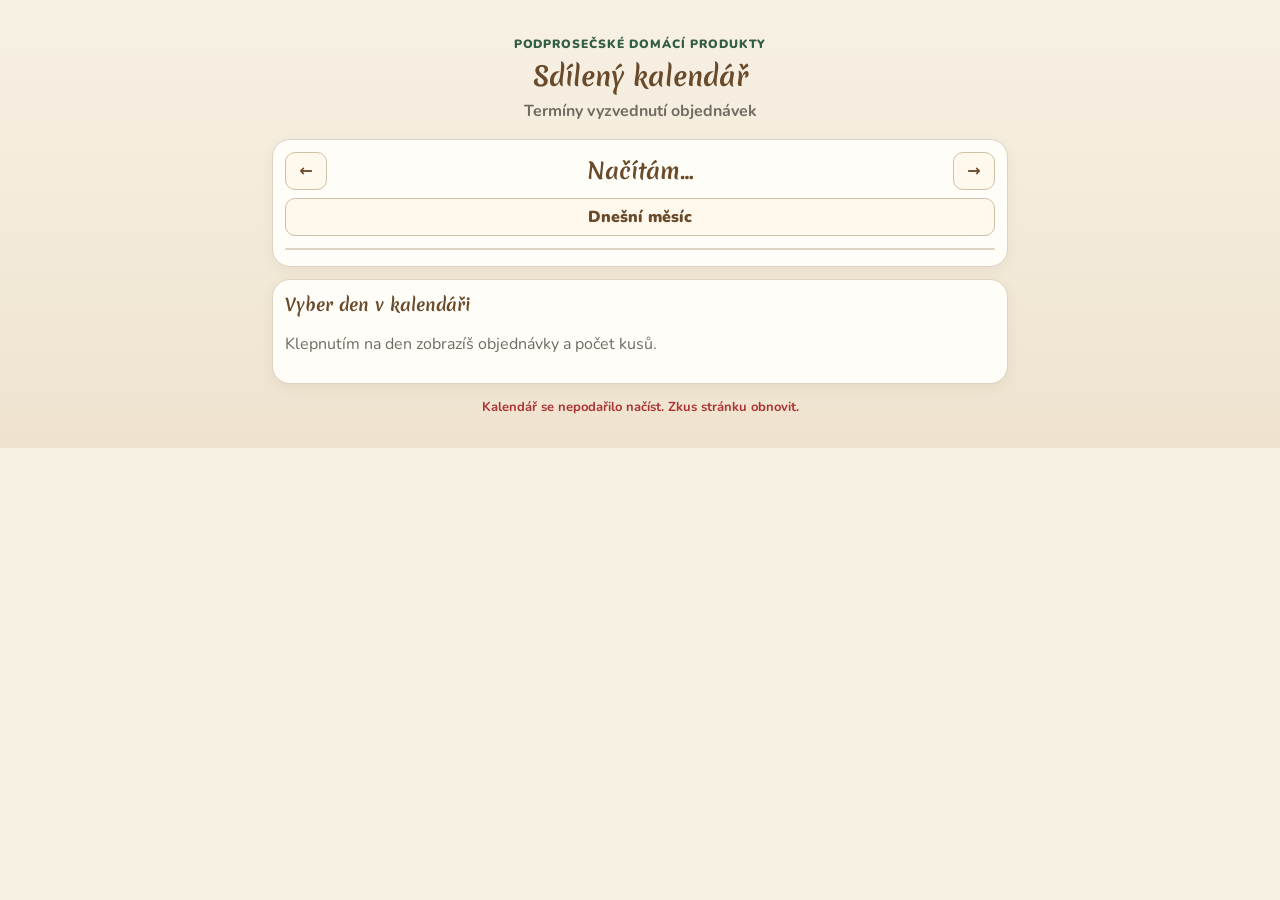
<file: kalendar/index.html>
<!doctype html>
<html lang="cs">
<head>
  <meta charset="utf-8">
  <meta name="viewport" content="width=device-width,initial-scale=1,viewport-fit=cover">
  <meta name="theme-color" content="#f7f1e4">
  <title>Sdílený kalendář | Pod Prosečí</title>
  <link rel="preconnect" href="https://fonts.googleapis.com">
  <link rel="preconnect" href="https://fonts.gstatic.com" crossorigin>
  <link href="https://fonts.googleapis.com/css2?family=Merienda:wght@500;600;700&family=Nunito:wght@400;600;700;800&display=swap&subset=latin-ext" rel="stylesheet">
  <link rel="stylesheet" href="calendar.css?v=2">
</head>
<body>
  <main class="shell">
    <header>
      <div class="kicker">Podprosečské domácí produkty</div>
      <h1>Sdílený kalendář</h1>
      <p>Termíny vyzvednutí objednávek</p>
    </header>
    <section class="calendar-card" aria-label="Kalendář objednávek">
      <div class="toolbar">
        <button id="previous" type="button" aria-label="Předchozí měsíc">←</button>
        <h2 id="monthTitle">Načítám…</h2>
        <button id="next" type="button" aria-label="Následující měsíc">→</button>
      </div>
      <button id="today" class="today-button" type="button">Dnešní měsíc</button>
      <div class="calendar-scroll" aria-label="Kalendář lze na telefonu posouvat do stran">
        <div id="weekdays" class="weekdays" aria-hidden="true"></div>
        <div id="grid" class="grid" aria-live="polite"></div>
      </div>
    </section>
    <section class="detail-card">
      <h2 id="detailTitle">Vyber den v kalendáři</h2>
      <div id="detail"><p class="muted">Klepnutím na den zobrazíš objednávky a počet kusů.</p></div>
    </section>
    <p id="status" class="status" role="status">Načítám kalendář…</p>
  </main>
  <script src="../assets/config.js?v=382"></script>
  <script src="calendar.js?v=2"></script>
</body>
</html>
</file>
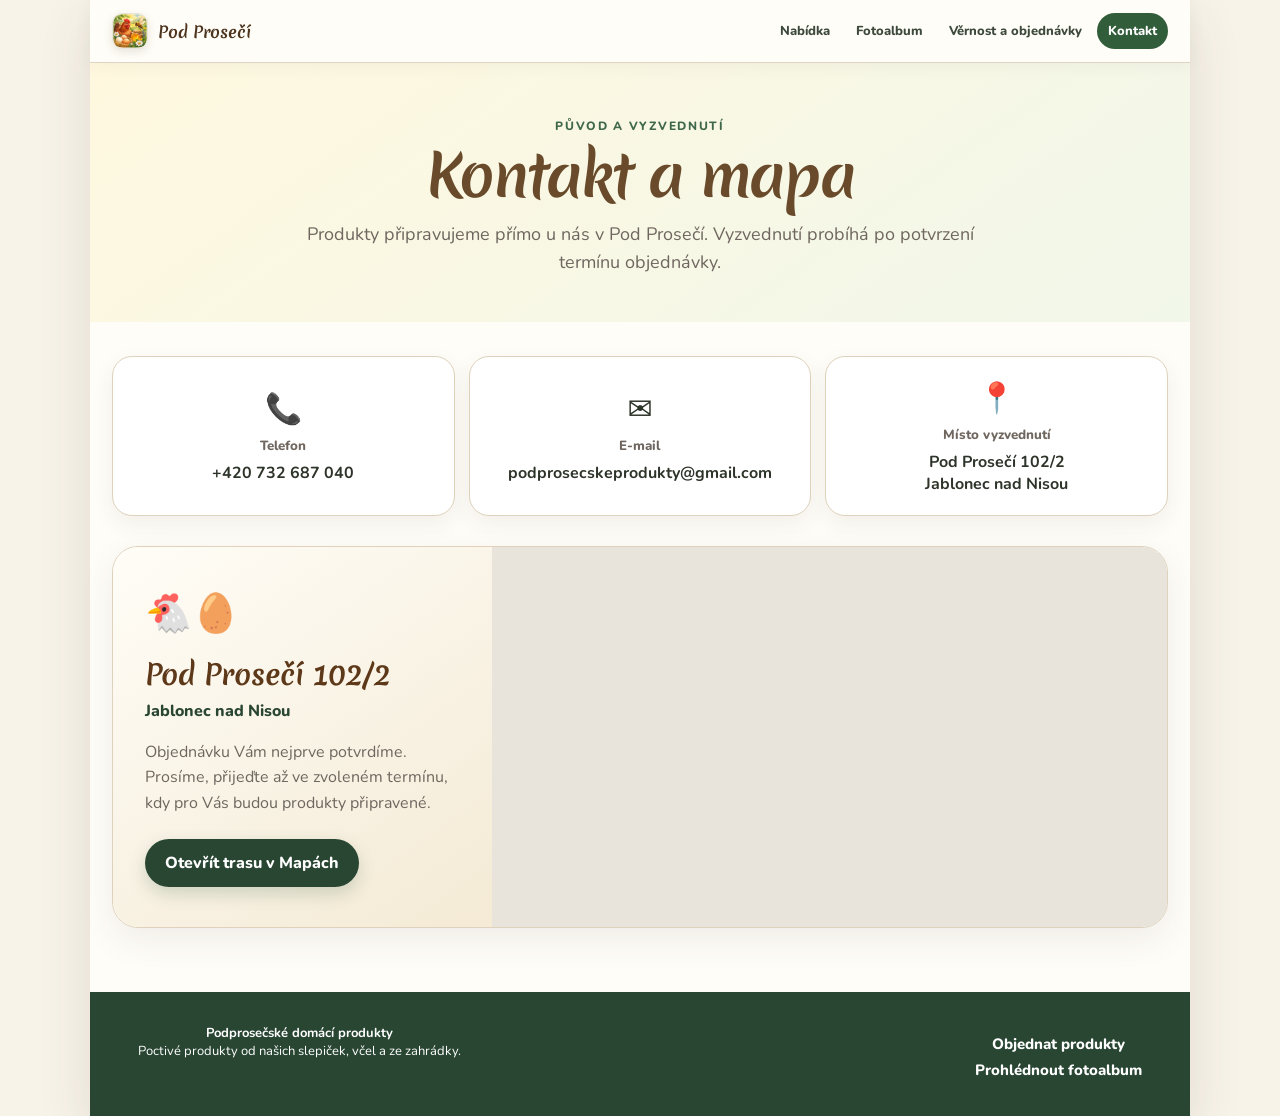
<file: kontakt/index.html>
<!doctype html>
<html lang="cs">
<head>
  <meta charset="utf-8">
  <meta name="viewport" content="width=device-width,initial-scale=1,viewport-fit=cover">
  <meta name="theme-color" content="#f7f1e4">
  <meta name="description" content="Kontakt, místo vyzvednutí a mapa Podprosečských domácích produktů v Jablonci nad Nisou.">
  <title>Kontakt a mapa – Podprosečské domácí produkty</title>
  <link rel="manifest" href="../manifest.webmanifest?v=293-20260817">
  <link rel="icon" type="image/png" sizes="32x32" href="../assets/icons/customer-icon-32.png?v=293-20260817">
  <link rel="apple-touch-icon" sizes="180x180" href="../assets/icons/customer-icon-180.png?v=293-20260817">
  <link rel="preconnect" href="https://fonts.googleapis.com">
  <link rel="preconnect" href="https://fonts.gstatic.com" crossorigin>
  <link href="https://fonts.googleapis.com/css2?family=Merienda:wght@500;600;700&family=Nunito:wght@400;600;700;800&display=swap&subset=latin-ext" rel="stylesheet">
  <link rel="stylesheet" href="../assets/style.css?v=352-20260901-public-polish">
</head>
<body data-pdp-page-version="3.5.2">
<div class="site-shell v2-shell subpage-shell">
  <nav class="public-site-nav" aria-label="Hlavní navigace">
    <a class="site-brand" href="../"><img class="site-brand-app-icon" src="../assets/icons/customer-icon-180.png?v=293-20260817" width="36" height="36" alt=""><strong>Pod Prosečí</strong></a>
    <div class="public-site-links">
      <a href="../">Nabídka</a>
      <a href="../fotoalbum/">Fotoalbum</a>
      <a href="../vernost/">Věrnost a objednávky</a>
      <a class="active" href="./">Kontakt</a>
    </div>
  </nav>

  <header class="subpage-hero">
    <div class="eyebrow">Původ a vyzvednutí</div>
    <h1>Kontakt a mapa</h1>
    <p>Produkty připravujeme přímo u nás v Pod Prosečí. Vyzvednutí probíhá po potvrzení termínu objednávky.</p>
  </header>

  <main class="content subpage-content">
    <section class="contact-cards" aria-label="Kontaktní údaje">
      <a class="contact-card" href="tel:+420732687040"><span aria-hidden="true">📞</span><small>Telefon</small><strong>+420 732 687 040</strong></a>
      <a class="contact-card" href="mailto:podprosecskeprodukty@gmail.com"><span aria-hidden="true">✉️</span><small>E-mail</small><strong>podprosecskeprodukty@gmail.com</strong></a>
      <div class="contact-card"><span aria-hidden="true">📍</span><small>Místo vyzvednutí</small><strong>Pod Prosečí 102/2<br>Jablonec nad Nisou</strong></div>
    </section>

    <section class="location-card contact-location-card">
      <div class="location-copy">
        <div class="location-icon" aria-hidden="true">🐔🥚</div>
        <h2>Pod Prosečí 102/2</h2>
        <p class="location-city">Jablonec nad Nisou</p>
        <p>Objednávku Vám nejprve potvrdíme. Prosíme, přijeďte až ve zvoleném termínu, kdy pro Vás budou produkty připravené.</p>
        <a class="location-route-button" href="https://www.google.com/maps/search/?api=1&amp;query=Pod%20Prose%C4%8D%C3%AD%20102%2F2%2C%20Jablonec%20nad%20Nisou" target="_blank" rel="noopener noreferrer">Otevřít trasu v Mapách</a>
      </div>
      <div class="location-map">
        <iframe title="Mapa místa vyzvednutí Pod Prosečí 102/2" src="https://www.google.com/maps?q=Pod%20Prose%C4%8D%C3%AD%20102%2F2%2C%20Jablonec%20nad%20Nisou&amp;output=embed" loading="lazy" referrerpolicy="no-referrer-when-downgrade" allowfullscreen></iframe>
      </div>
    </section>
  </main>

  <footer><div><strong>Podprosečské domácí produkty</strong><br>Poctivé produkty od našich slepiček, včel a ze zahrádky.</div><div class="footer-contact"><a href="../">Objednat produkty</a><br><a href="../fotoalbum/">Prohlédnout fotoalbum</a></div></footer>
</div>
<script src="../assets/config.js?v=350-20260901"></script>
</body>
</html>
</file>
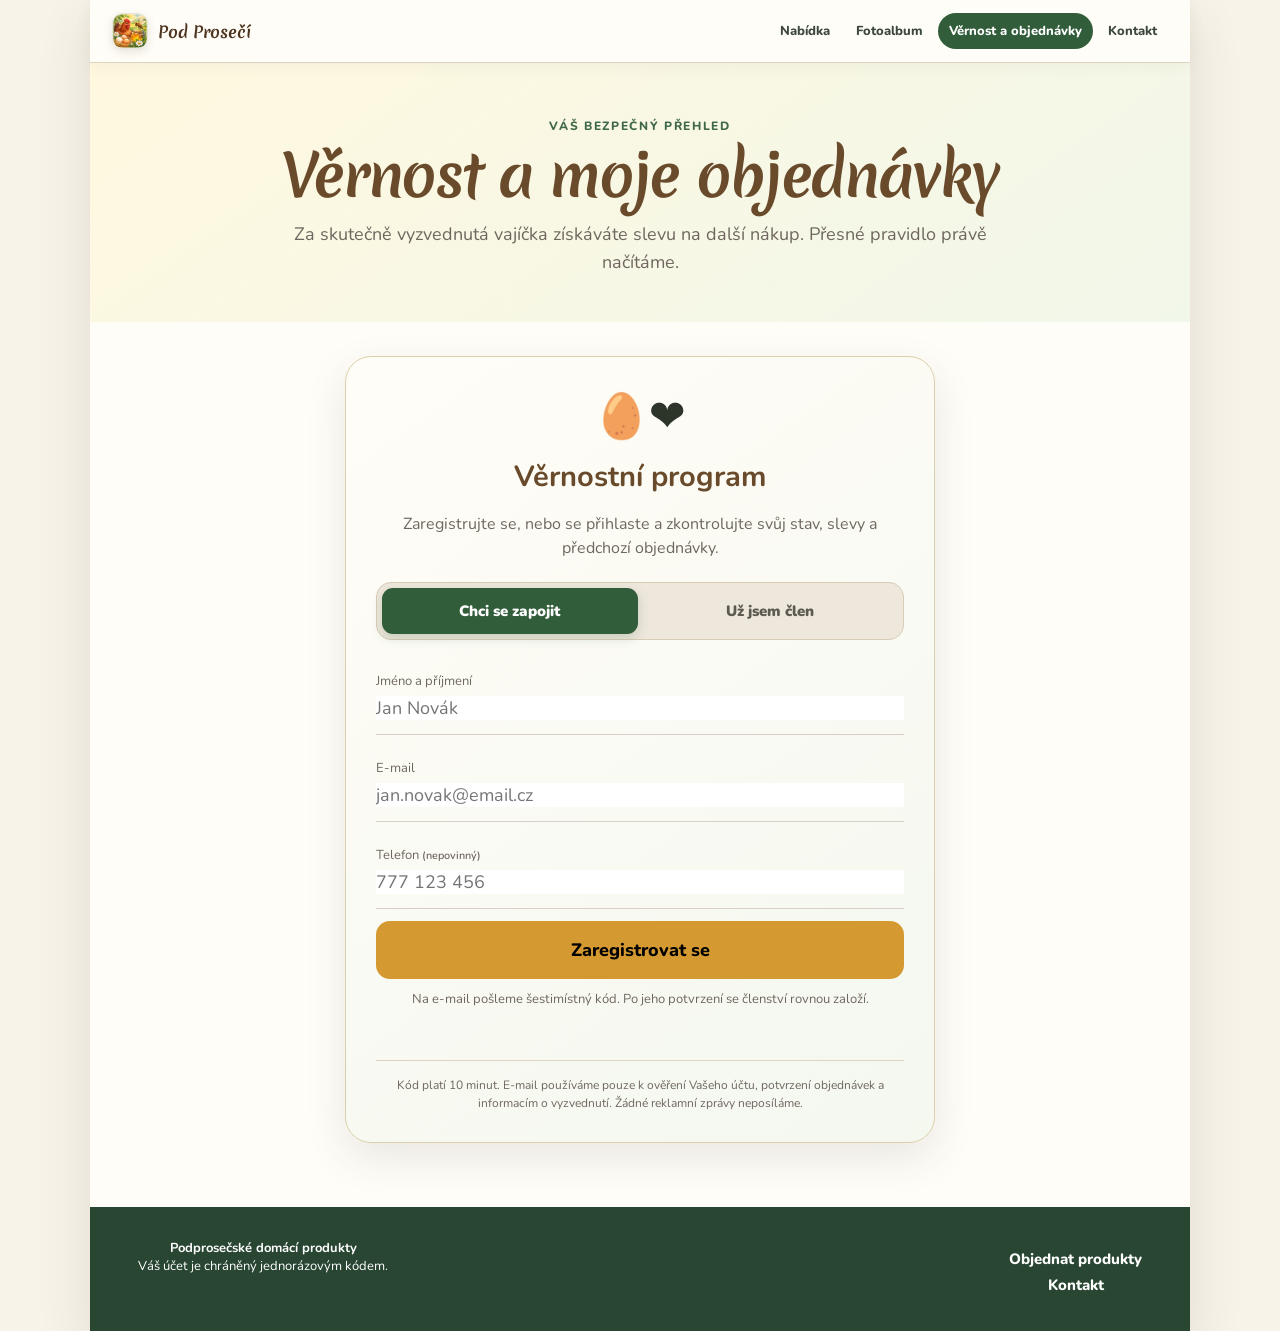
<file: vernost/index.html>
<!doctype html>
<html lang="cs">
<head>
  <meta charset="utf-8">
  <meta name="viewport" content="width=device-width,initial-scale=1,viewport-fit=cover">
  <meta name="theme-color" content="#f7f1e4">
  <meta name="description" content="Bezpečný přehled věrnostní slevy a předchozích objednávek Podprosečských domácích produktů.">
  <title>Věrnost a moje objednávky – Podprosečské domácí produkty</title>
  <link rel="manifest" href="../manifest.webmanifest?v=293-20260817">
  <link rel="icon" type="image/png" sizes="32x32" href="../assets/icons/customer-icon-32.png?v=293-20260817">
  <link rel="apple-touch-icon" sizes="180x180" href="../assets/icons/customer-icon-180.png?v=293-20260817">
  <link rel="preconnect" href="https://script.google.com">
  <link rel="preconnect" href="https://script.googleusercontent.com">
  <link rel="preconnect" href="https://fonts.googleapis.com">
  <link rel="preconnect" href="https://fonts.gstatic.com" crossorigin>
  <link href="https://fonts.googleapis.com/css2?family=Merienda:wght@500;600;700&family=Nunito:wght@400;600;700;800&display=swap&subset=latin-ext" rel="stylesheet">
  <link rel="stylesheet" href="../assets/style.css?v=354-20260904-loyalty-registration">
</head>
<body data-pdp-page-version="3.5.4">
<div class="site-shell v2-shell subpage-shell">
  <nav class="public-site-nav" aria-label="Hlavní navigace">
    <a class="site-brand" href="../"><img class="site-brand-app-icon" src="../assets/icons/customer-icon-180.png?v=293-20260817" width="36" height="36" alt=""><strong>Pod Prosečí</strong></a>
    <div class="public-site-links">
      <a href="../">Nabídka</a>
      <a href="../fotoalbum/">Fotoalbum</a>
      <a class="active" href="./">Věrnost a objednávky</a>
      <a href="../kontakt/">Kontakt</a>
    </div>
  </nav>

  <header class="subpage-hero account-page-hero">
    <div class="eyebrow">Váš bezpečný přehled</div>
    <h1>Věrnost a moje objednávky</h1>
    <p id="accountLoyaltyRule">Za skutečně vyzvednutá vajíčka získáváte slevu na další nákup. Přesné pravidlo právě načítáme.</p>
  </header>

  <main class="content subpage-content account-page-content">
    <section id="accountLogin" class="account-auth-card">
      <div class="account-auth-icon" aria-hidden="true">🥚❤</div>
      <h2>Věrnostní program</h2>
      <p>Zaregistrujte se, nebo se přihlaste a zkontrolujte svůj stav, slevy a předchozí objednávky.</p>
      <div class="account-mode-switch" role="tablist" aria-label="Registrace nebo přihlášení">
        <button id="showAccountRegister" class="active" type="button" role="tab" aria-selected="true" aria-controls="accountRegisterStep">Chci se zapojit</button>
        <button id="showAccountLogin" type="button" role="tab" aria-selected="false" aria-controls="accountEmailStep">Už jsem člen</button>
      </div>
      <div id="accountRegisterStep" role="tabpanel">
        <div class="account-register-fields">
          <label class="line-field"><span>Jméno a příjmení</span><input id="accountRegisterName" type="text" autocomplete="name" placeholder="Jan Novák"></label>
          <label class="line-field"><span>E-mail</span><input id="accountRegisterEmail" type="email" inputmode="email" autocomplete="email" autocapitalize="none" spellcheck="false" placeholder="jan.novak@email.cz"></label>
          <label class="line-field"><span>Telefon <small>(nepovinný)</small></span><input id="accountRegisterPhone" type="tel" inputmode="tel" autocomplete="tel" placeholder="777 123 456"></label>
        </div>
        <button id="sendRegistrationCode" class="primary-button" type="button">Zaregistrovat se</button>
        <p class="account-register-note">Na e-mail pošleme šestimístný kód. Po jeho potvrzení se členství rovnou založí.</p>
      </div>
      <div id="accountEmailStep" class="hidden" role="tabpanel">
        <label class="line-field"><span>E-mail věrnostního účtu</span><input id="accountEmail" type="email" inputmode="email" autocomplete="email" autocapitalize="none" spellcheck="false" placeholder="jan.novak@email.cz"></label>
        <button id="sendAccountCode" class="primary-button" type="button">Poslat přihlašovací kód</button>
      </div>
      <div id="accountCodeStep" class="hidden">
        <h3 id="accountCodeHeading">Potvrďte svůj e-mail</h3>
        <p id="accountCodeSentTo" class="account-code-hint"></p>
        <label class="line-field"><span>Šestimístný kód</span><input id="accountCode" class="account-code-input" type="text" inputmode="numeric" autocomplete="one-time-code" maxlength="6" pattern="[0-9]{6}" placeholder="000000"></label>
        <button id="verifyAccountCode" class="primary-button" type="button">Potvrdit kód</button>
        <div class="account-auth-actions"><button id="changeAccountEmail" class="text-button" type="button">Změnit údaje</button><button id="resendAccountCode" class="text-button" type="button">Poslat nový kód</button></div>
      </div>
      <p id="accountAuthMessage" class="feedback" aria-live="polite"></p>
      <p class="privacy-note">Kód platí 10 minut. E-mail používáme pouze k ověření Vašeho účtu, potvrzení objednávek a informacím o vyzvednutí. Žádné reklamní zprávy neposíláme.</p>
    </section>

    <section id="customerAccount" class="hidden">
      <div class="account-toolbar"><div><div class="eyebrow">Přihlášený zákazník</div><h2 id="customerAccountTitle">Můj účet</h2><p id="customerAccountEmail" class="muted"></p></div><button id="logoutCustomerAccount" class="secondary-button" type="button">Odhlásit</button></div>

      <section id="customerLoyaltyCard" class="account-loyalty-card"></section>

      <section id="customerJoinLoyalty" class="account-join-card hidden">
        <div><div class="eyebrow">Jednorázová registrace</div><h2>Zapojit se do věrnostního programu</h2><p>Počítat se začnou až vajíčka z objednávek skutečně převzatých po registraci.</p></div>
        <div class="form-grid">
          <label><span>Jméno a příjmení</span><input id="accountJoinName" type="text" autocomplete="name" placeholder="Jan Novák"></label>
          <label><span>Telefon (nepovinný)</span><input id="accountJoinPhone" type="tel" inputmode="tel" autocomplete="tel" placeholder="777 123 456"></label>
        </div>
        <button id="joinFromCustomerAccount" class="primary-small" type="button">Zapojit se do slev</button>
        <p id="accountJoinMessage" class="feedback" aria-live="polite"></p>
      </section>

      <section class="account-section">
        <div class="section-head"><div><div class="eyebrow">Původní uložené údaje</div><h2>Moje objednávky</h2></div><span id="customerOrderCount" class="badge blue"></span></div>
        <p class="account-transparency-note">Zobrazené ceny pocházejí přímo z okamžiku vytvoření objednávky. Pozdější změna ceny produktu tento přehled nezmění.</p>
        <div id="customerOrdersList" class="customer-orders-list"></div>
      </section>

      <section id="customerRewardsSection" class="account-section hidden">
        <div class="section-head"><div><div class="eyebrow">Kontrola slev</div><h2>Věrnostní odměny</h2></div></div>
        <div id="customerRewardsList" class="customer-rewards-list"></div>
      </section>

      <section id="customerMovementsSection" class="account-section hidden">
        <div class="section-head"><div><div class="eyebrow">Přehled započítání</div><h2>Pohyby věrnostního programu</h2></div></div>
        <div id="customerMovementsList" class="customer-movements-list"></div>
      </section>
    </section>
  </main>

  <footer><div><strong>Podprosečské domácí produkty</strong><br>Váš účet je chráněný jednorázovým kódem.</div><div class="footer-contact"><a href="../">Objednat produkty</a><br><a href="../kontakt/">Kontakt</a></div></footer>
</div>

<iframe name="customerAccountFrame" id="customerAccountFrame" hidden></iframe>
<form id="customerAccountForm" method="post" target="customerAccountFrame" hidden><input id="customerAccountAction" name="action" type="hidden"><input id="customerAccountPayload" name="payload" type="hidden"></form>
<script src="../assets/config.js?v=350-20260901"></script>
<script src="../assets/account.js?v=354-20260904"></script>
</body>
</html>
</file>
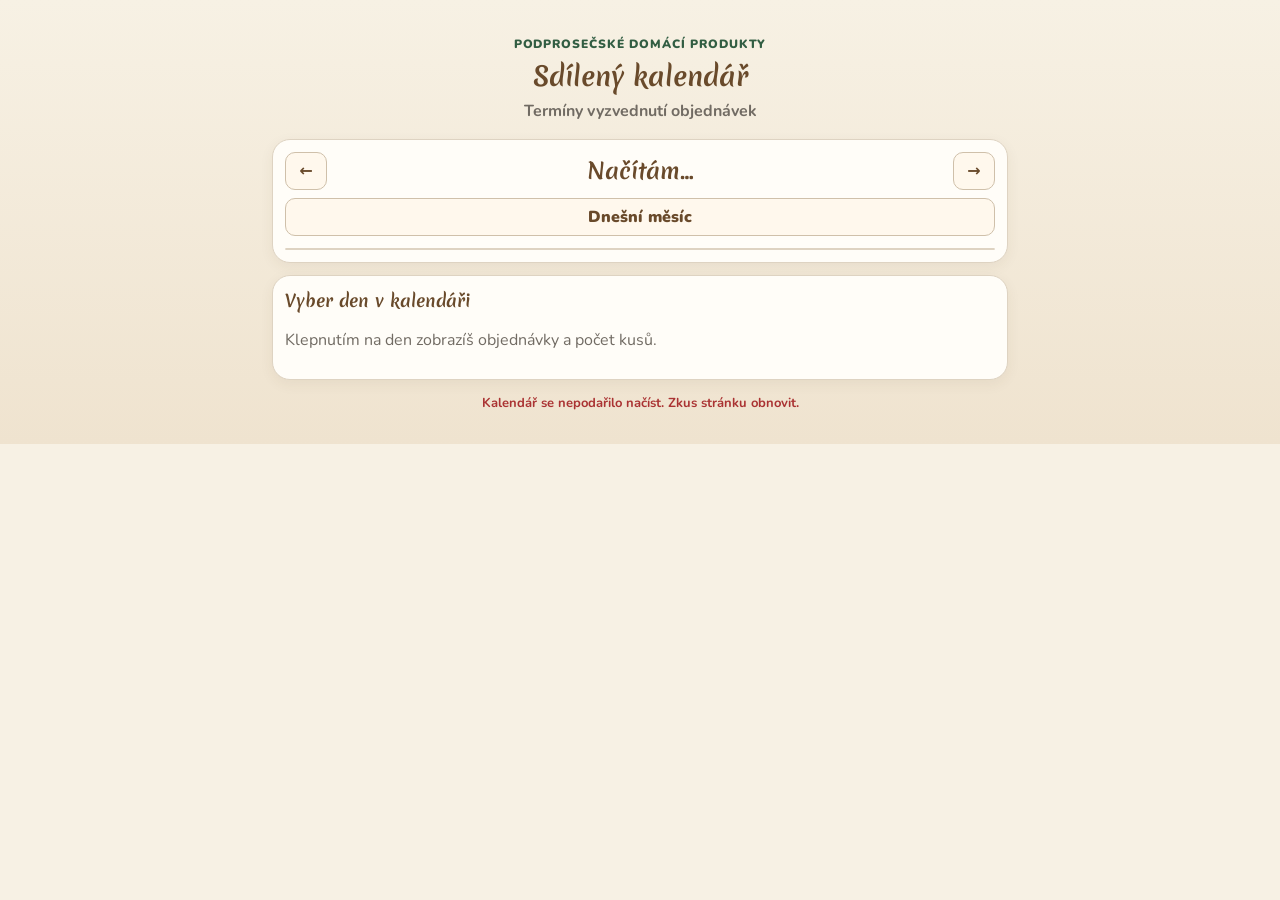
<file: index (1).html>
<!doctype html>
<html lang="cs">
<head>
  <meta charset="utf-8">
  <meta name="viewport" content="width=device-width,initial-scale=1,viewport-fit=cover">
  <meta name="theme-color" content="#f7f1e4">
  <title>Sdílený kalendář | Pod Prosečí</title>
  <link rel="preconnect" href="https://fonts.googleapis.com">
  <link rel="preconnect" href="https://fonts.gstatic.com" crossorigin>
  <link href="https://fonts.googleapis.com/css2?family=Merienda:wght@500;600;700&family=Nunito:wght@400;600;700;800&display=swap&subset=latin-ext" rel="stylesheet">
  <link rel="stylesheet" href="calendar.css?v=3">
</head>
<body>
  <main class="shell">
    <header>
      <div class="kicker">Podprosečské domácí produkty</div>
      <h1>Sdílený kalendář</h1>
      <p>Termíny vyzvednutí objednávek</p>
    </header>
    <section class="calendar-card" aria-label="Kalendář objednávek">
      <div class="toolbar">
        <button id="previous" type="button" aria-label="Předchozí měsíc">←</button>
        <h2 id="monthTitle">Načítám…</h2>
        <button id="next" type="button" aria-label="Následující měsíc">→</button>
      </div>
      <button id="today" class="today-button" type="button">Dnešní měsíc</button>
      <div id="weekdays" class="weekdays" aria-hidden="true"></div>
      <div id="grid" class="grid" aria-live="polite"></div>
    </section>
    <section class="detail-card">
      <h2 id="detailTitle">Vyber den v kalendáři</h2>
      <div id="detail"><p class="muted">Klepnutím na den zobrazíš objednávky a počet kusů.</p></div>
    </section>
    <p id="status" class="status" role="status">Načítám kalendář…</p>
  </main>
  <script src="../assets/config.js?v=382"></script>
  <script src="calendar.js?v=2"></script>
</body>
</html>
</file>
<file: assets/style.css>
:root{
  --bg:#fffdf8;--paper:#fff;--ink:#261f18;--muted:#6f675f;--line:#e7ddd0;
  --honey:#efb632;--soft:#fff5d6;--green:#71895f;--brown:#694a2b;
  --red:#a9453d;--blue:#456b92;--orange:#b06a1a
}
*{box-sizing:border-box}
html{background:var(--bg)}
body{margin:0;background:var(--bg);color:var(--ink);font-family:-apple-system,BlinkMacSystemFont,"Segoe UI",sans-serif}
button,input,textarea,select{font:inherit}
button{cursor:pointer}
.site-shell{max-width:900px;margin:auto;background:#fff;min-height:100vh}
.hero{padding:28px 22px 30px;background:linear-gradient(180deg,#fff8df,#fff);border-bottom:1px solid var(--line)}
.admin-hero{padding-bottom:24px}
.hero-icons{display:flex;justify-content:space-between;font-size:38px;margin-bottom:22px}
.kicker,.eyebrow{color:var(--green);font-size:12px;font-weight:800;letter-spacing:.14em;text-transform:uppercase}
h1{margin:8px 0 10px;color:var(--brown);font-size:clamp(34px,8vw,52px);line-height:.98;letter-spacing:-.04em}
h2{margin:5px 0 0;color:var(--brown);font-size:29px}
.hero p,.muted{color:var(--muted)}
.hero p{font-size:18px;line-height:1.5;margin:0}
.content{padding:0 22px 42px}
.section-head{display:flex;justify-content:space-between;align-items:end;gap:16px;padding:28px 0 12px}
.product{padding:26px 0;border-top:1px solid var(--line)}
.product-row{display:flex;gap:16px}
.product-icon{width:58px;height:58px;border-radius:18px;background:var(--soft);display:grid;place-items:center;font-size:34px;flex:0 0 auto}
.product h3{margin:0;font-size:24px}
.lead{margin:5px 0 0;color:var(--muted);line-height:1.5}
.story{margin-top:16px;padding-left:14px;border-left:3px solid var(--honey);line-height:1.6;color:#51483f}
.price{margin-top:18px;font-size:30px;font-weight:800;color:#000}
.price small{font-size:15px;color:var(--muted)}
.qty-row{display:flex;justify-content:space-between;align-items:center;margin-top:18px;gap:16px}
.stepper{display:flex;gap:10px;align-items:center}
.round-button{width:44px;height:44px;border-radius:50%;border:1px solid #d8d0c6;background:#f7f5f2;font-size:22px}
.qty-input{width:76px;height:44px;border:0;border-bottom:2px solid #d5ccc1;text-align:center;font-size:20px;font-weight:800;color:#000;background:#fff}
.quick-grid{display:grid;grid-template-columns:repeat(3,1fr);gap:9px;margin-top:10px}
.quick-grid button{padding:13px 8px;border-radius:14px;border:1px solid #dfc36f;background:#fff9e8;font-weight:800}
.notice{margin-top:14px;padding:12px;border-radius:12px;background:#fff3df;color:#7a4d0b;font-size:14px;line-height:1.5}
.order-section{border-top:2px solid #d7cbbb;margin-top:8px;padding-top:8px}
.summary-row{display:flex;justify-content:space-between;padding:10px 0;border-bottom:1px solid #eee7de}
.total-row{display:flex;justify-content:space-between;margin-top:18px;font-size:28px;font-weight:800}
.line-field{display:block;padding:14px 0;border-bottom:1px solid #d8d0c6}
.line-field span,.field-label,.admin-form label span{display:block;color:var(--muted);font-size:13px;margin-bottom:6px}
.line-field input,.line-field textarea{width:100%;border:0;outline:0;background:#fff;color:#000;padding:0;font-size:18px}
.primary-button,.primary-small,.secondary-button,.danger-button{border:0;border-radius:14px;font-weight:800}
.primary-button{width:100%;margin-top:24px;padding:17px;background:var(--honey);font-size:18px}
.primary-small{padding:12px 14px;background:var(--honey)}
.secondary-button{padding:12px 14px;background:#f4f0ea;color:var(--ink)}
.danger-button{padding:12px 14px;background:#f9e7e5;color:var(--red)}
.feedback{text-align:center;color:var(--muted);font-size:13px;min-height:20px}
.payment-choice{min-width:0;margin:18px 0 0;padding:0;border:0}
.payment-choice legend{padding:0;margin-bottom:10px;font-size:16px;font-weight:800;color:var(--ink)}
.payment-choice-options{display:grid;grid-template-columns:repeat(2,minmax(0,1fr));gap:12px}
.payment-choice-option{position:relative;display:block;cursor:pointer;min-width:0}
.payment-choice-option input{position:absolute;opacity:0;width:1px;height:1px;margin:0}
.payment-choice-option span{display:flex;align-items:center;justify-content:center;gap:8px;box-sizing:border-box;min-height:66px;height:100%;padding:14px 10px;border:2px solid #c9c4b8;border-radius:14px;background:#fff;color:#37453b;text-align:center;font-size:16px;font-weight:800;line-height:1.35;transition:background .15s,border-color .15s,color .15s}
.payment-choice-option input:checked+span{background:#315d3a;border-color:#315d3a;color:#fff}
.payment-choice-option input:checked+span:before{content:'✓';flex:0 0 auto;font-size:18px}
.payment-choice-option input:focus-visible+span{outline:3px solid #bb7800;outline-offset:3px}
.about-section{margin-top:34px;padding-top:26px;border-top:1px solid var(--line)}
.about-grid{display:grid;grid-template-columns:repeat(3,1fr);gap:12px;margin-top:18px}
.about-grid article{background:#faf7f1;border-radius:18px;padding:16px}
.about-grid article>div{font-size:26px}
.about-grid strong{display:block;margin-top:8px;color:var(--brown)}
.about-grid p{font-size:13px;line-height:1.45;color:var(--muted)}
footer{text-align:center;padding:24px;background:#f7f3ec;color:var(--muted);font-size:13px}
.stats-grid{display:grid;grid-template-columns:repeat(4,1fr);gap:12px;padding-top:20px}
.stats-grid article{padding:16px;border:1px solid var(--line);border-radius:18px}
.stats-grid span{display:block;color:var(--muted);font-size:13px}
.stats-grid strong{display:block;margin-top:6px;font-size:28px}
.tabs{display:flex;gap:8px;margin-top:24px;border-bottom:1px solid var(--line);overflow:auto}
.tab{border:0;background:transparent;padding:13px 14px;color:var(--muted);font-weight:800;white-space:nowrap}
.tab.active{color:var(--brown);border-bottom:3px solid var(--honey)}
.tab-panel{display:none}
.tab-panel.active{display:block}
.admin-form{padding:16px;border:1px solid var(--line);border-radius:18px;background:#fffaf0;margin-bottom:14px}
.hidden{display:none}
.form-grid{display:grid;grid-template-columns:1fr 1fr;gap:12px}
.form-grid .full{grid-column:1/-1}
.admin-form input,.admin-form textarea,.admin-form select,.filter-grid input,.filter-grid select,.card input,.card textarea,.card select{
  width:100%;border:1px solid #d7cec2;border-radius:12px;background:#fff;color:#000;padding:12px
}
.actions{display:flex;justify-content:flex-end;gap:10px;flex-wrap:wrap;margin-top:14px}
.filter-grid{display:grid;grid-template-columns:1fr 180px 180px;gap:10px;margin-bottom:14px}
.stack{display:grid;gap:12px}
.card{border:1px solid var(--line);border-radius:18px;padding:16px;background:#fff}
.card-head{display:flex;justify-content:space-between;gap:16px}
.card h3{margin:0}
.meta{color:var(--muted);font-size:13px;margin-top:4px}
.badges{display:flex;flex-wrap:wrap;gap:7px;margin-top:10px}
.badge{padding:7px 9px;border-radius:999px;font-size:12px;font-weight:800}
.badge.green{background:#e8f2e5;color:#4f6f45}
.badge.orange{background:#fff0df;color:var(--orange)}
.badge.gray{background:#eeeef2;color:#666}
.badge.blue{background:#e8eef6;color:var(--blue)}
.item-list{margin-top:14px;line-height:1.55}
.card-bottom{display:flex;justify-content:space-between;align-items:center;gap:12px;margin-top:14px}
.status-select{width:auto!important;min-width:155px}
.editor{display:none;margin-top:14px;padding-top:14px;border-top:1px solid var(--line)}
.editor.open{display:block}
.quantity-list{display:grid;gap:10px}
.quantity-row{display:grid;grid-template-columns:1fr 110px;gap:10px;align-items:center}
.calendar-entry{display:flex;justify-content:space-between;gap:14px;padding:12px 0;border-top:1px solid var(--line)}
.calendar-entry:first-of-type{border-top:0}
.empty{padding:20px;border:1px dashed #d7cec2;border-radius:16px;color:var(--muted);text-align:center}
@media(max-width:760px){
  .stats-grid{grid-template-columns:1fr 1fr}
  .form-grid,.filter-grid{grid-template-columns:1fr}
  .form-grid .full{grid-column:auto}
  .card-head,.card-bottom,.calendar-entry{flex-direction:column;align-items:flex-start}
  .status-select{width:100%!important}
}
@media(max-width:560px){
  .about-grid{grid-template-columns:1fr}
  .qty-row{align-items:flex-end}
}

.login-screen{min-height:100vh;display:grid;place-items:center;padding:22px;background:linear-gradient(180deg,#fff8df,#fff)}
.login-screen.hidden{display:none}.login-card{width:min(100%,430px);padding:28px;border:1px solid var(--line);border-radius:24px;background:#fff;box-shadow:0 18px 50px rgba(91,67,31,.12)}.admin-login-brand{display:flex;align-items:center;justify-content:center;gap:14px;margin:0 0 20px;padding-bottom:18px;border-bottom:1px solid var(--line)}.admin-login-brand img{display:block;width:64px;height:64px;border:1px solid rgba(76,59,36,.12);border-radius:16px;object-fit:cover;box-shadow:0 5px 15px rgba(64,57,42,.14)}.admin-login-brand strong{color:#4d341e;font-family:"Merienda",cursive;font-size:24px;line-height:1.2}.login-card input{width:100%;border:1px solid #d7cec2;border-radius:12px;padding:14px;background:#fff;color:#000;font-size:17px}.site-shell.hidden{display:none}

/* V12 – plánování dostupnosti vajec */
.availability-box{margin:12px 0 4px;padding:13px 14px;border-radius:14px;background:#edf5e9;color:#45633c;font-size:14px;line-height:1.5;font-weight:700}
.availability-box.availability-error{background:#f9e7e5;color:var(--red)}
.primary-button:disabled,.primary-small:disabled{cursor:not-allowed;opacity:.55}
.settings-note{margin:0 0 16px;padding:13px 14px;border-radius:14px;background:#fff5d6;color:#5d4821;line-height:1.55}
.settings-footer{display:flex;justify-content:space-between;align-items:center;gap:14px;margin-top:16px}
.compact-head{padding-top:18px}
.forecast-legend{display:grid;gap:8px;margin-bottom:14px;padding:14px;border-radius:16px;background:#faf7f1;color:var(--muted);font-size:13px;line-height:1.45}
.forecast-list{display:grid;gap:9px}
.forecast-row{display:flex;justify-content:space-between;align-items:center;gap:18px;padding:14px 16px;border:1px solid var(--line);border-radius:16px;background:#fff}
.forecast-row.forecast-warning{border-color:#e7b2ab;background:#fff7f6}
.forecast-values{display:flex;gap:22px;text-align:right;color:var(--muted);font-size:13px}
.forecast-values span{display:grid;gap:3px}
.forecast-values strong{font-size:19px;color:var(--ink)}
.stats-grid{grid-template-columns:repeat(3,1fr)}
@media(max-width:760px){
  .settings-footer,.forecast-row{align-items:stretch;flex-direction:column}
  .forecast-values{justify-content:space-between;text-align:left}
}
@media(max-width:480px){
  .stats-grid{grid-template-columns:1fr 1fr}
  .forecast-values{display:grid;grid-template-columns:1fr 1fr;gap:10px}
}


/* V13 – jednodušší informace o termínu a kontakt */
.field-help{display:block;margin:-1px 0 10px;color:var(--muted);font-size:12px;line-height:1.45}
.notice.notice-error{background:#f9e7e5;color:var(--red)}
.footer-contact{margin-top:7px}
.footer-contact a{color:#fff;font-weight:800;font-size:15px;line-height:1.75;text-decoration:none;overflow-wrap:anywhere}
.footer-contact a:hover,.footer-contact a:focus{color:#fff;text-decoration:underline}


/* V14 – žádné ukázkové ceny před načtením serverových dat */
.products-loading{min-height:180px;display:flex;align-items:center;justify-content:center;gap:12px;border-top:1px solid var(--line);color:var(--muted);font-weight:700}
.loading-spinner{width:22px;height:22px;border:3px solid #e8dfd3;border-top-color:var(--honey);border-radius:50%;animation:pdp-spin .8s linear infinite}
.products-load-error{margin:18px 0;padding:20px;border:1px solid #e7b2ab;border-radius:18px;background:#fff7f6;text-align:center;color:var(--red)}
.products-load-error p{margin:0 0 14px;line-height:1.55}
@keyframes pdp-spin{to{transform:rotate(360deg)}}
@media (prefers-reduced-motion:reduce){.loading-spinner{animation:none}}

/* V16 */
.public-banner{margin:0 0 26px;padding:18px 20px;border-radius:18px;border:1px solid rgba(0,0,0,.08);box-shadow:0 8px 24px rgba(60,45,20,.08)}
.public-banner strong{display:block;font-size:1.2rem;margin-bottom:6px}.public-banner p{margin:0;line-height:1.5}.public-banner.yellow{background:#fff3bf}.public-banner.green{background:#e3f4df}.public-banner.blue{background:#e4f1ff}.public-banner.red{background:#ffe3df}
.choice-box{border:1px solid #e4d8c7;border-radius:16px;padding:14px 16px;margin:0;background:#fffdf8}.choice-box legend{font-weight:800;padding:0 6px}.choice-box label{display:flex;gap:9px;align-items:flex-start;margin:9px 0}.choice-box input[type=radio]{width:auto;margin-top:3px}.insights-grid{display:grid;grid-template-columns:repeat(2,minmax(0,1fr));gap:18px;margin-bottom:18px}.rank-row{display:flex;justify-content:space-between;gap:16px;padding:10px 0;border-bottom:1px solid #eee4d7}.rank-row:last-child{border-bottom:0}.rank-row small{color:#746b60}.bar-list{display:grid;gap:12px}.bar-row{display:grid;grid-template-columns:90px 1fr 100px;gap:12px;align-items:center}.bar-track{height:13px;border-radius:999px;background:#eee7dc;overflow:hidden}.bar-track i{display:block;height:100%;background:#d69a23;border-radius:inherit}
@media(max-width:700px){.insights-grid{grid-template-columns:1fr}.bar-row{grid-template-columns:70px 1fr}.bar-row strong{grid-column:2;text-align:right}}

.stock-watch{margin-top:12px;padding:14px;border:1px solid #eadfce;border-radius:12px;background:#fffdf8}.watch-row{display:flex;gap:8px;flex-wrap:wrap}.watch-row input{flex:1;min-width:190px;padding:10px;border:1px solid #d7c9b7;border-radius:9px}.watch-row button{padding:10px 14px;border:0;border-radius:9px;background:#5b431d;color:#fff;font-weight:700}.split-parts{display:grid;grid-template-columns:1fr 1fr;gap:12px;margin:12px 0}.split-part{padding:12px;border:1px solid #eadfce;border-radius:12px;background:#fffdf8}@media(max-width:700px){.split-parts{grid-template-columns:1fr}}

/* ===== Podprosečské produkty 2.0 ===== */
:root{--cream:#f7f1e4;--paper:#fffdf7;--ink:#2d3429;--green:#3f674a;--green-dark:#294633;--honey:#d49a31;--line:#ded2bc;--shadow:0 18px 50px rgba(58,48,31,.12)}
*{box-sizing:border-box}html{scroll-behavior:smooth}body{font-family:"Nunito",system-ui,sans-serif;background:var(--cream);color:var(--ink)}
.v2-shell{max-width:1180px;margin:0 auto;background:var(--paper);box-shadow:var(--shadow)}
.v2-hero{position:relative;min-height:650px;display:flex;align-items:flex-end;overflow:hidden;background:#e9e0ce;padding:44px}
.v2-hero-image{position:absolute;inset:0;width:100%;height:100%;object-fit:cover;object-position:center}
.v2-hero:after{content:"";position:absolute;inset:0;background:linear-gradient(90deg,rgba(35,43,32,.10),transparent 54%)}
.v2-hero-copy{position:relative;z-index:1;width:min(590px,100%);padding:30px 34px;border:1px solid rgba(83,68,44,.18);border-radius:26px;background:rgba(255,253,247,.95);color:var(--ink);box-shadow:0 20px 55px rgba(36,32,24,.24);backdrop-filter:blur(4px)}
.v2-hero-copy .kicker{color:var(--green-dark)}
.v2-hero-copy h1,.v2-content h2,.origin-grid h2,.trust-section h2{font-family:"Merienda",cursive}
.v2-hero-copy h1{font-size:clamp(34px,5vw,57px);line-height:1.12;margin:9px 0 17px;color:#68451f;letter-spacing:-.035em}.v2-hero-copy p{font-size:clamp(17px,1.8vw,20px);line-height:1.55;max-width:530px;margin:0;color:#374033}
.hero-cta{display:inline-block;margin-top:21px;padding:14px 23px;border-radius:999px;background:var(--green-dark);color:#fff;font-weight:800;text-decoration:none;box-shadow:0 8px 22px rgba(41,70,51,.23)}
.v2-content{padding:42px 48px 70px}.origin-grid{display:grid;grid-template-columns:repeat(3,1fr);gap:30px;margin:10px 0 58px}.origin-grid article{text-align:center;padding:8px 12px}.origin-grid img{width:190px;height:190px;object-fit:cover;border-radius:50%;border:8px solid white;box-shadow:0 16px 38px rgba(58,48,31,.15)}.origin-grid h2{font-size:22px;margin:16px 0 8px}.origin-grid p{margin:0 auto;color:#64705f;line-height:1.5;max-width:290px}
.products-section,.how-section,.order-section{scroll-margin-top:20px;margin-top:55px}.section-head h2{font-size:clamp(29px,4vw,42px)}
#products{display:grid;grid-template-columns:repeat(2,minmax(0,1fr));gap:24px}.product{margin:0;border:1px solid var(--line);border-radius:24px;background:white;overflow:hidden;box-shadow:0 12px 34px rgba(64,57,42,.08)}.product-row{display:block}.product-media{height:260px;background:#f7f1e4;overflow:hidden;display:flex;align-items:center;justify-content:center;padding:14px}.product-media img{width:100%;height:100%;object-fit:contain;display:block}.product-body{padding:22px}.product-icon{display:none}.product h3{font-family:"Merienda",cursive;font-size:27px;margin:0 0 8px}.product .price{color:var(--green-dark);font-size:24px}
.how-grid{display:grid;grid-template-columns:repeat(4,1fr);gap:16px}.how-grid article{padding:22px;border-radius:18px;background:#f2eadb}.how-grid span{display:grid;place-items:center;width:38px;height:38px;border-radius:50%;background:var(--green);color:white;font-weight:800}.how-grid strong{display:block;margin:14px 0 6px}.how-grid p{margin:0;color:#687164}
.order-section{border-radius:28px;padding:30px;background:#f4eddf}.trust-section{text-align:center;padding:68px 20px 25px}.trust-section h2{font-size:28px}.trust-section p{font-size:18px;color:#667062}
footer{display:flex;justify-content:space-between;gap:25px;background:var(--green-dark);color:#fff;padding:32px 48px}footer a{color:white}
.mobile-cart-bar{display:none}
@media(max-width:760px){.v2-shell{box-shadow:none}.v2-hero{min-height:auto;display:block;padding:0;overflow:visible;background:var(--paper)}.v2-hero-image{position:relative;height:390px;object-position:center;display:block}.v2-hero:after{display:none}.v2-hero-copy{width:auto;max-width:none;margin:-28px 14px 0;padding:25px 22px;border-radius:22px;background:#fffdf7;backdrop-filter:none}.v2-hero-copy h1{font-size:36px}.v2-hero-copy p{font-size:16.5px}.v2-content{padding:28px 16px 100px}.origin-grid{grid-template-columns:1fr;gap:22px}.origin-grid article{display:grid;grid-template-columns:112px 1fr;text-align:left;column-gap:18px;align-items:center;padding:6px}.origin-grid img{width:112px;height:112px;grid-row:1/3;border-width:6px}.origin-grid h2{margin:0;font-size:20px}.origin-grid p{margin-top:5px;max-width:none}#products{grid-template-columns:1fr}.product-media{height:230px;padding:12px}.how-grid{grid-template-columns:1fr 1fr}.order-section{padding:22px 15px}.mobile-cart-bar{position:fixed;left:10px;right:10px;bottom:10px;z-index:60;display:flex;justify-content:space-between;align-items:center;padding:13px 16px;border-radius:16px;background:var(--green-dark);color:white;box-shadow:0 10px 30px rgba(0,0,0,.28)}.mobile-cart-bar.hidden{display:none}.mobile-cart-bar a{color:white;font-weight:800}footer{display:block;padding:28px 20px}.footer-contact{margin-top:16px}}
@media(max-width:420px){.how-grid{grid-template-columns:1fr}}

/* ===== V2.0.2 – vzhled podle schváleného návrhu ===== */
body{background:#f8f3e9}
.v2-shell{max-width:1100px;background:#fffdf8}
.v2-hero{position:relative;min-height:0;display:block;overflow:visible;background:#fffdf8;padding:36px 28px 0;text-align:center}
.v2-hero:after{display:none}
.v2-hero-copy{position:relative;z-index:1;width:min(900px,100%);margin:0 auto;padding:0;border:0;border-radius:0;background:transparent;box-shadow:none;backdrop-filter:none;color:var(--ink)}
.v2-hero-copy .kicker{font-size:14px;letter-spacing:.16em;color:var(--green-dark);margin-bottom:6px}
.v2-hero-copy h1{max-width:1000px;margin:6px auto 12px;font-family:"Merienda",cursive;font-size:clamp(42px,7vw,78px);line-height:1.08;color:#5d3819;letter-spacing:-.045em}
.v2-hero-copy p{max-width:680px;margin:10px auto 0;font-size:clamp(17px,2vw,21px);line-height:1.5;color:#21251f}
.ornament{display:flex;align-items:center;justify-content:center;gap:9px;color:#6e986e;margin:6px auto;max-width:210px}.ornament span{height:1px;flex:1;background:#87a886}.ornament b{font-size:13px;font-weight:700}
.hero-cta{margin:24px 0 12px;padding:14px 28px;background:#28583a;font-size:18px;box-shadow:0 8px 20px rgba(39,83,55,.2)}
.v2-hero-visual{width:100%;margin:0 auto;overflow:hidden}
.v2-hero-image{position:relative;display:block;width:100%;height:auto;max-height:520px;object-fit:cover;object-position:center 64%;filter:none}
.v2-content{padding:18px 42px 70px}
.public-banner{margin:8px 0 34px}
.origin-grid{gap:0;margin:0 0 48px;border-bottom:1px solid #e6dccd;padding:0 0 36px}
.origin-grid article{position:relative;padding:4px 34px 12px}
.origin-grid article+article:before{content:"";position:absolute;left:0;top:15px;bottom:8px;width:1px;background:#e0d7c8}
.origin-grid img{width:180px;height:180px;border:7px solid #fffaf1;box-shadow:0 8px 22px rgba(71,53,26,.12)}
.origin-grid h2{font-family:"Merienda",cursive;font-size:25px;line-height:1.25;color:#603919;margin:14px 0 8px}
.origin-grid p{font-size:16px;color:#252b25;line-height:1.5}
.how-section{margin-top:66px;padding-top:22px;border-top:1px solid #e2d8c9}
.how-section .section-head{justify-content:center;text-align:center;padding:0 0 24px}.how-section .section-head .eyebrow{display:none}.how-section .section-head h2{font-family:"Merienda",cursive;font-size:clamp(34px,5vw,52px);color:#5d3819}
.how-section .section-head h2:after{content:"  ·  ♥  ·";display:block;font-family:serif;font-size:18px;color:#6f966f;letter-spacing:8px;margin-top:8px}
.how-grid{grid-template-columns:repeat(4,1fr);gap:16px;align-items:start}
.how-grid article{position:relative;padding:0 8px;background:transparent;border-radius:0;text-align:center}
.how-grid article:not(:last-child):after{content:"→";position:absolute;right:-14px;top:92px;color:#659067;font-size:27px;font-weight:700}
.how-grid img{display:block;width:100%;height:170px;object-fit:contain;margin:0 auto 2px;mix-blend-mode:multiply}
.how-grid span{margin:-4px auto 8px;width:36px;height:36px;background:#2d603f;font-size:18px}
.how-grid strong{font-size:18px;line-height:1.35;color:#173d2b;margin:8px auto 6px;max-width:210px}
.how-grid p{font-size:14px;line-height:1.5;color:#2f342e;margin:0 auto;max-width:210px}
.trust-section{border-top:1px solid #e0d5c4;margin-top:52px;padding:24px 20px 12px}.trust-section h2{font-family:"Nunito",sans-serif;font-size:20px;color:#59351f;margin:0 0 4px}.trust-section p{margin:0;color:#376049;font-size:16px}
@media(max-width:760px){
 .v2-hero{padding:26px 14px 0}.v2-hero-copy{margin:0;padding:0}.v2-hero-copy h1{font-size:clamp(37px,12vw,52px)}.v2-hero-copy p{font-size:16.5px}.v2-hero-visual{margin-top:4px}.v2-hero-image{height:auto;max-height:none;object-fit:contain}
 .v2-content{padding:18px 16px 100px}.origin-grid{grid-template-columns:1fr;gap:24px}.origin-grid article{display:grid;grid-template-columns:112px 1fr;text-align:left;column-gap:18px;align-items:center;padding:6px}.origin-grid article+article:before{display:none}.origin-grid img{width:112px;height:112px;grid-row:1/3}.origin-grid h2{font-size:21px;margin:0}.origin-grid p{font-size:15px;margin-top:5px}
 .how-grid{grid-template-columns:1fr 1fr;gap:28px 10px}.how-grid article:not(:last-child):after{display:none}.how-grid img{height:135px}.how-grid strong{font-size:16px}.how-grid p{font-size:13px}
}
@media(max-width:430px){.how-grid{grid-template-columns:1fr}.how-grid img{height:160px}.origin-grid article{grid-template-columns:96px 1fr}.origin-grid img{width:96px;height:96px}}

/* V2.0.6: po dočasném odstranění zahrádky se dvě karty rozdělí rovnoměrně. */
.origin-grid:has(> article:nth-child(2):last-child){grid-template-columns:repeat(2,minmax(0,1fr));max-width:900px;margin-left:auto;margin-right:auto}
@media(max-width:760px){.origin-grid:has(> article:nth-child(2):last-child){grid-template-columns:1fr;max-width:none}}


/* V2.0.8 – nahrávání obrázků v administraci */
.image-upload-row{display:flex;gap:10px;align-items:center}
.image-upload-row input[type="text"],.image-upload-row input:not([type]){flex:1}
.image-upload-row .secondary-button{white-space:nowrap}
.admin-image-preview{display:block;width:min(100%,360px);height:210px;object-fit:contain;margin-top:12px;border:1px solid var(--line);border-radius:14px;background:#f7f1e4}
.admin-image-preview.hidden{display:none}
@media(max-width:620px){.image-upload-row{align-items:stretch;flex-direction:column}.image-upload-row .secondary-button{width:100%}}


/* V2.1.0 – galerie obrázků */
.gallery-modal{position:fixed;inset:0;z-index:500;display:flex;align-items:center;justify-content:center;padding:20px;background:rgba(0,0,0,.58)}
.gallery-modal.hidden{display:none}
.gallery-dialog{width:min(920px,100%);max-height:88vh;overflow:auto;padding:20px;border-radius:22px;background:#fffdf7;box-shadow:0 24px 80px rgba(0,0,0,.35)}
.gallery-head{display:flex;justify-content:space-between;gap:16px;align-items:flex-start;margin-bottom:16px}
.gallery-head strong{font-size:22px}.gallery-head p{margin:4px 0 0;color:var(--muted)}
.gallery-status{padding:16px 0;color:var(--muted)}
.gallery-grid{display:grid;grid-template-columns:repeat(4,minmax(0,1fr));gap:14px}
.gallery-item{padding:8px;border:1px solid var(--line);border-radius:14px;background:white;text-align:left;cursor:pointer}
.gallery-item:hover{transform:translateY(-2px);box-shadow:0 8px 22px rgba(0,0,0,.12)}
.gallery-item img{width:100%;height:150px;object-fit:cover;border-radius:10px;background:#eee}
.gallery-item span{display:block;padding:8px 3px 2px;font-size:13px;overflow:hidden;text-overflow:ellipsis;white-space:nowrap}
@media(max-width:760px){.gallery-grid{grid-template-columns:repeat(2,minmax(0,1fr))}.gallery-dialog{padding:14px}.gallery-item img{height:125px}}

/* V2.1.1 – sklad produktu */
.stock-line{margin:14px 0 10px;padding:10px 12px;border-radius:12px;background:#f3f7ef;color:var(--green-dark);font-size:16px}
.stock-line strong{font-size:18px}
.egg-info{line-height:1.55}

/* V2.1.6 – stav aktualizace administrace */
.admin-refresh-state{margin:0 0 14px;padding:10px 14px;border:1px solid #e7d8a4;border-radius:12px;background:#fff8dc;color:#665620;font-weight:700;text-align:center}
.admin-refresh-state.hidden{display:none}


/* V2.4.0 – nevyzvednuté objednávky */
.badge.red{background:#f9e3df;color:#9a382f}
.overdue-card{border-color:#d98b80;background:#fff9f7;box-shadow:0 8px 24px rgba(169,69,61,.09)}
.overdue-stat{border-color:#e2a49c!important;background:#fff7f5}
.overdue-stat strong{color:var(--red)}
.reminder-button{padding:12px 14px;border:0;border-radius:14px;background:#a9453d;color:#fff;font-weight:800}
.reminder-button:disabled{opacity:.55;cursor:not-allowed}

.visit-toggle-row{display:flex;gap:12px;align-items:flex-start;cursor:pointer}
.visit-toggle-row input{width:22px;height:22px;margin-top:2px;flex:0 0 auto}
.visit-toggle-row span{display:flex;flex-direction:column;gap:4px}
.visit-toggle-row small{color:#6f6a60;line-height:1.4}
.visit-exclusion-card .settings-note{margin:14px 0 0}
.visit-excluded-ok{background:#e8f6e8!important;color:#245c2b!important}


/* V2.4.1 – veřejná patička: lepší kontrast kontaktů, bez odkazu na administraci */
footer .footer-contact a{color:#fff!important;font-weight:800;font-size:15px;opacity:1}
@media(max-width:760px){footer .footer-contact a{font-size:16px;line-height:1.9}}

/* V2.8.3 – výběr ikony při vytváření a úpravě produktu */
.product-emoji-picker{display:flex;flex-wrap:wrap;gap:8px;margin-top:10px}
.product-emoji-option{display:grid;place-items:center;width:44px;height:44px;padding:0;border:1px solid #d8ccb8;border-radius:12px;background:#fffdf8;font-size:24px;line-height:1;cursor:pointer;transition:transform .15s ease,border-color .15s ease,background .15s ease,box-shadow .15s ease}
.product-emoji-option:hover{transform:translateY(-1px);border-color:#739077;box-shadow:0 5px 14px rgba(50,75,55,.12)}
.product-emoji-option.selected{border:2px solid #356044;background:#e9f4e8;box-shadow:0 0 0 3px rgba(53,96,68,.12)}
.product-emoji-option:focus-visible{outline:3px solid rgba(53,96,68,.28);outline-offset:2px}
.product-emoji-hint{display:block;margin-top:8px;color:#6f6a60;line-height:1.4}

/* V3.2.1 – původ vajec a mapa místa vyzvednutí */
.hero-origin-note{display:flex;align-items:flex-start;gap:10px;max-width:720px!important;margin:18px auto 0!important;padding:13px 16px;border:1px solid #d9cda9;border-radius:16px;background:#fff8dc;color:#493d27!important;text-align:left;font-size:16px!important;line-height:1.45!important}
.hero-origin-note span{flex:0 0 auto;font-size:24px;line-height:1.1}
.hero-actions{display:flex;justify-content:center;align-items:center;gap:12px;flex-wrap:wrap;margin-top:24px}
.hero-actions .hero-cta{margin:0}
.hero-location-link{display:inline-block;padding:13px 22px;border:2px solid #28583a;border-radius:999px;background:#fffdf8;color:#28583a;font-weight:800;text-decoration:none;transition:background .15s ease,color .15s ease,transform .15s ease}
.hero-location-link:hover,.hero-location-link:focus{background:#edf5ed;color:#1f472e;transform:translateY(-1px)}
.location-section{scroll-margin-top:20px;margin-top:55px}
.location-card{display:grid;grid-template-columns:minmax(280px,.72fr) minmax(0,1.28fr);overflow:hidden;border:1px solid var(--line);border-radius:26px;background:#fff;box-shadow:0 12px 34px rgba(64,57,42,.08)}
.location-copy{display:flex;flex-direction:column;align-items:flex-start;justify-content:center;padding:32px;background:linear-gradient(145deg,#fffdf7,#f4ead5)}
.location-icon{font-size:38px;margin-bottom:10px}
.location-copy h3{margin:0;font-family:"Merienda",cursive;font-size:28px;color:#5d3819}
.location-city{margin:5px 0 18px;color:var(--green-dark);font-weight:800}
.location-copy>p:not(.location-city){margin:0;color:var(--muted);line-height:1.6}
.location-route-button{display:inline-block;margin-top:22px;padding:13px 20px;border-radius:999px;background:var(--green-dark);color:#fff;font-weight:800;text-decoration:none;box-shadow:0 7px 18px rgba(39,83,55,.2)}
.location-route-button:hover,.location-route-button:focus{background:#1f472e;color:#fff}
.location-map{min-height:380px;background:#e8e4dc}
.location-map iframe{display:block;width:100%;height:100%;min-height:380px;border:0}

@media(max-width:760px){
  .hero-origin-note{margin-top:16px!important;padding:12px 13px;font-size:15px!important}
  .hero-actions{gap:9px;margin-top:20px}
  .hero-actions a{width:100%;max-width:320px;text-align:center}
  .location-section{margin-top:42px}
  .location-card{grid-template-columns:1fr}
  .location-copy{padding:25px 21px}
  .location-copy h3{font-size:24px}
  .location-map,.location-map iframe{min-height:300px}
}

/* V3.3.0 – věrnostní sleva na vejce */
.loyalty-section{scroll-margin-top:20px;margin-top:58px}
.loyalty-card{display:grid;grid-template-columns:minmax(0,.9fr) minmax(320px,1.1fr);gap:24px;padding:26px;border:1px solid #d9cda9;border-radius:26px;background:linear-gradient(135deg,#fff9df,#f1f7ea);box-shadow:0 12px 34px rgba(64,57,42,.08)}
.loyalty-card-copy{padding:8px 6px}.loyalty-card-copy h3{margin:7px 0 8px;font-family:"Merienda",cursive;font-size:27px;color:#5d3819}.loyalty-card-copy p{margin:8px 0;line-height:1.55}.loyalty-icon{font-size:38px}
.loyalty-check-card{padding:18px;border:1px solid rgba(72,92,58,.18);border-radius:20px;background:rgba(255,255,255,.82)}
.loyalty-check-card .secondary-button,.loyalty-check-card .primary-small{width:100%;margin-top:12px}
.loyalty-status{margin-top:14px;padding:15px;border-radius:15px;background:#edf5e9;color:#315d3a;line-height:1.5}.loyalty-status.reward-ready{background:#fff0bd;color:#664700}.loyalty-status.error{background:#f9e7e5;color:var(--red)}
.loyalty-progress{height:12px;margin:12px 0 7px;border-radius:999px;background:#dfe7d9;overflow:hidden}.loyalty-progress>i{display:block;height:100%;border-radius:inherit;background:linear-gradient(90deg,#4f7b55,#82a46f)}
.loyalty-join-fields{margin-top:14px;padding-top:8px;border-top:1px solid #e4d8c7}
.loyalty-order-box{margin-top:6px}.loyalty-order-box input[type=checkbox]{width:22px;height:22px;min-height:0;flex:0 0 22px;margin:2px 0 0}.loyalty-order-box label>span{display:flex;flex-direction:column;gap:4px}.loyalty-order-box small{color:var(--muted);line-height:1.4}.loyalty-order-box .field-help{margin:10px 0 0}.loyalty-order-box.has-reward{border-color:#d5aa34;background:#fff8d9}.loyalty-order-box.is-member{border-color:#86a27e;background:#f5faf2}
.loyalty-order-box.is-member .field-help{margin:2px 0;color:#315d3a;font-size:14px;font-weight:800;line-height:1.5}.loyalty-order-box.has-reward .field-help{color:#664700}
.loyalty-account-link{display:flex;flex-direction:column;gap:5px}.loyalty-account-link a{color:#315d3a;font-weight:900}.loyalty-account-link small{color:var(--muted);line-height:1.4}
.summary-row.loyalty-discount-row{color:#2f7d55;font-weight:800}.summary-row.loyalty-discount-row strong{color:#2f7d55}
.loyalty-admin-customer.inactive{opacity:.62}.loyalty-admin-progress{margin:10px 0}.loyalty-adjust-row{display:flex;gap:8px;align-items:end;flex-wrap:wrap}.loyalty-adjust-row label{flex:1;min-width:150px}.loyalty-adjust-row button{flex:0 0 auto}
@media(max-width:760px){.loyalty-card{grid-template-columns:1fr;padding:19px;gap:14px}.loyalty-card-copy{padding:2px}.loyalty-card-copy h3{font-size:23px}.loyalty-section{margin-top:44px}.loyalty-check-card{padding:15px}}

/* V3.4.0 – veřejné fotoalbum */
.photo-album-section{scroll-margin-top:20px;margin-top:62px;padding-top:8px;border-top:1px solid #e2d8c9}
.photo-album-intro{max-width:680px;margin:0 0 22px;color:var(--muted);font-size:17px;line-height:1.6}
.photo-album-grid{display:grid;grid-template-columns:repeat(3,minmax(0,1fr));grid-auto-rows:210px;gap:14px}
.photo-album-card{position:relative;min-width:0;overflow:hidden;padding:0;border:0;border-radius:20px;background:#e8e0d3;box-shadow:0 8px 24px rgba(64,57,42,.12);text-align:left;transition:transform .18s ease,box-shadow .18s ease}
.photo-album-card:first-child:nth-last-child(n+4){grid-column:span 2;grid-row:span 2}
.photo-album-card:hover,.photo-album-card:focus-visible{transform:translateY(-3px);box-shadow:0 14px 30px rgba(64,57,42,.2)}
.photo-album-card img{display:block;width:100%;height:100%;object-fit:cover;transition:transform .3s ease}
.photo-album-card:hover img{transform:scale(1.025)}
.photo-album-card>span{position:absolute;left:0;right:0;bottom:0;display:flex;flex-direction:column;gap:2px;padding:34px 14px 13px;background:linear-gradient(transparent,rgba(20,17,13,.78));color:#fff}
.photo-album-card strong{font-size:16px}.photo-album-card small{overflow:hidden;color:rgba(255,255,255,.9);font-size:13px;line-height:1.35;text-overflow:ellipsis;white-space:nowrap}
body.photo-lightbox-open{overflow:hidden}
.photo-lightbox{position:fixed;inset:0;z-index:1000;display:flex;align-items:center;justify-content:center;padding:56px 72px;background:rgba(15,13,11,.92)}
.photo-lightbox.hidden{display:none}
.photo-lightbox figure{display:flex;flex-direction:column;max-width:min(1100px,100%);max-height:100%;margin:0}
.photo-lightbox figure img{display:block;max-width:100%;max-height:calc(100vh - 170px);border-radius:14px;object-fit:contain;box-shadow:0 20px 70px rgba(0,0,0,.42)}
.photo-lightbox figcaption{display:flex;flex-direction:column;gap:5px;padding:14px 4px 0;color:#fff;text-align:center}.photo-lightbox figcaption strong{font-size:20px}.photo-lightbox figcaption span{color:rgba(255,255,255,.78);line-height:1.5}
.photo-lightbox-close,.photo-lightbox-nav{position:absolute;border:0;border-radius:999px;background:rgba(255,255,255,.15);color:#fff;line-height:1}
.photo-lightbox-close{top:16px;right:18px;width:46px;height:46px;font-size:34px}.photo-lightbox-nav{top:50%;width:48px;height:64px;margin-top:-32px;font-size:48px}.photo-lightbox-nav.previous{left:16px}.photo-lightbox-nav.next{right:16px}
.photo-lightbox-close:hover,.photo-lightbox-nav:hover{background:rgba(255,255,255,.28)}

/* V3.4.0 – správa fotoalba */
.album-admin-list{display:grid;gap:16px}
.album-admin-card{display:grid;grid-template-columns:250px minmax(0,1fr);gap:18px;padding:16px;border:1px solid var(--line);border-radius:18px;background:#fff}
.album-admin-card>img{width:100%;height:220px;border-radius:14px;background:#eee;object-fit:cover}
.album-admin-fields{display:grid;gap:11px}.album-admin-fields label{display:grid;gap:6px}.album-admin-fields label>span{font-weight:800}.album-visible-toggle{display:flex!important;align-items:center;grid-template-columns:auto 1fr!important}.album-visible-toggle input{width:20px;height:20px;min-height:0}
.album-admin-actions{display:flex;flex-wrap:wrap;gap:8px;align-items:center}.album-admin-actions button{min-height:42px}
#albumAdminStatus.error{color:var(--red)}

/* V3.4.0 – skutečný měsíční kalendář */
.admin-calendar-toolbar{display:flex;align-items:center;gap:10px;margin:4px 0 14px}.admin-calendar-toolbar h3{min-width:220px;margin:0;text-align:center;color:var(--brown);font-size:23px}.admin-calendar-toolbar .secondary-button{width:auto}
.admin-calendar-scroll{overflow-x:auto;-webkit-overflow-scrolling:touch;padding:1px 1px 9px}
.admin-calendar-grid{display:grid;grid-template-columns:repeat(7,minmax(108px,1fr));min-width:756px;overflow:hidden;border:1px solid #dcd1c2;border-radius:18px;background:#dcd1c2;gap:1px}
.admin-calendar-weekday{padding:10px 5px;background:#f3eadb;color:#694a2b;font-size:12px;font-weight:900;text-align:center;text-transform:uppercase}
.admin-calendar-day{min-height:132px;padding:7px;background:#fff}.admin-calendar-day.weekend{background:#fffaf0}.admin-calendar-day.outside{background:#f5f2ed;color:#9a938a}.admin-calendar-day.today{box-shadow:inset 0 0 0 3px #d7a529}
.admin-calendar-date{display:flex;justify-content:space-between;align-items:center;gap:5px;margin-bottom:6px}.admin-calendar-date time{display:grid;width:25px;height:25px;place-items:center;border-radius:999px;font-weight:900}.admin-calendar-day.today .admin-calendar-date time{background:#efb632;color:#352600}.admin-calendar-date span{font-size:10px;font-weight:800;white-space:nowrap}
.admin-calendar-events{display:grid;gap:4px}.admin-calendar-event{min-width:0;padding:5px 6px;border:0;border-left:4px solid;border-radius:7px;text-align:left}.admin-calendar-event strong,.admin-calendar-event span{display:block;overflow:hidden;text-overflow:ellipsis;white-space:nowrap}.admin-calendar-event strong{font-size:11px}.admin-calendar-event span{margin-top:1px;font-size:9px;opacity:.78}
.admin-calendar-event.new{border-color:#456b92;background:#e8eef6;color:#294c6d}.admin-calendar-event.preparing{border-color:#b06a1a;background:#fff0df;color:#7b470f}.admin-calendar-event.ready{border-color:#4f7b55;background:#e8f2e5;color:#315d3a}.admin-calendar-event.done{border-color:#888;background:#eee;color:#666;text-decoration:line-through}.admin-calendar-more{padding-left:5px;color:var(--muted);font-size:10px;font-weight:800}
.calendar-entry-button{width:100%;border:0;background:transparent;color:inherit;text-align:left}.calendar-entry-button:hover{background:#fffaf0}

@media(max-width:760px){
  .photo-album-section{margin-top:46px}.photo-album-grid{grid-template-columns:repeat(2,minmax(0,1fr));grid-auto-rows:165px;gap:9px}.photo-album-card{border-radius:14px}.photo-album-card:first-child:nth-last-child(n+4){grid-column:span 2;grid-row:span 2}.photo-album-card>span{padding:30px 10px 9px}.photo-album-card strong{font-size:14px}.photo-album-card small{font-size:11px}
  .photo-lightbox{padding:58px 12px 76px}.photo-lightbox figure img{max-height:calc(100vh - 175px)}.photo-lightbox-nav{top:auto;bottom:13px;width:54px;height:48px;margin:0}.photo-lightbox-nav.previous{left:calc(50% - 64px)}.photo-lightbox-nav.next{right:calc(50% - 64px)}
  .album-admin-card{grid-template-columns:1fr}.album-admin-card>img{height:240px}.album-admin-actions{display:grid;grid-template-columns:1fr 1fr}.album-admin-actions button{width:100%}
  .admin-calendar-toolbar{display:grid;grid-template-columns:auto 1fr auto}.admin-calendar-toolbar h3{min-width:0;font-size:20px}.admin-calendar-toolbar #calendarCurrentMonth{grid-column:1/-1;width:100%}
  .admin-calendar-day{min-height:76px;padding:4px}.admin-calendar-weekday{padding:7px 1px;font-size:10px}.admin-calendar-date{margin-bottom:3px}.admin-calendar-date time{width:21px;height:21px;font-size:12px}.admin-calendar-date span{font-size:8px}.admin-calendar-events{gap:2px}.admin-calendar-event{padding:3px 4px;border-left-width:3px}.admin-calendar-event strong{font-size:9px}.admin-calendar-event span{display:none}.admin-calendar-more{padding-left:2px;font-size:8px}
}

/* V3.5.0 – více veřejných stránek */
.public-site-nav{position:relative;z-index:80;display:flex;justify-content:space-between;align-items:center;gap:18px;padding:13px 22px;border-bottom:1px solid #dfd4c4;background:rgba(255,253,247,.97);box-shadow:0 3px 16px rgba(64,57,42,.05)}
.site-brand{display:flex;align-items:center;gap:10px;color:#4d341e;text-decoration:none;white-space:nowrap}.site-brand span{font-size:22px}.site-brand-app-icon{display:block;width:36px;height:36px;flex:0 0 36px;border:1px solid rgba(76,59,36,.12);border-radius:10px;object-fit:cover;box-shadow:0 3px 9px rgba(64,57,42,.13)}.site-brand strong{font-family:"Merienda",cursive;font-size:16px}
.public-site-links{display:flex;align-items:center;justify-content:flex-end;gap:4px}.public-site-links a{padding:9px 11px;border-radius:999px;color:#3c493c;font-size:13px;font-weight:800;text-decoration:none;white-space:nowrap}.public-site-links a:hover,.public-site-links a:focus{background:#edf3e8}.public-site-links a.active{background:#315d3a;color:#fff}
.subpage-shell{min-height:100vh}.subpage-hero{padding:55px 34px 45px;background:linear-gradient(145deg,#fff8df,#f1f7ea);text-align:center}.subpage-hero h1{max-width:760px;margin:10px auto 13px;font-family:"Merienda",cursive;font-size:clamp(38px,7vw,58px);line-height:1.08}.subpage-hero p{max-width:700px;margin:0 auto;color:var(--muted);font-size:18px;line-height:1.6}.subpage-content{min-height:360px;padding-top:34px;padding-bottom:64px}
.page-loading{display:flex;align-items:center;justify-content:center;gap:12px;min-height:220px;color:var(--muted);font-weight:700}

/* V3.5.0 – samostatný kontakt */
.contact-cards{display:grid;grid-template-columns:repeat(3,minmax(0,1fr));gap:14px;margin-bottom:30px}.contact-card{display:flex;min-width:0;min-height:160px;flex-direction:column;align-items:center;justify-content:center;gap:7px;padding:20px;border:1px solid var(--line);border-radius:20px;background:#fff;color:var(--ink);text-align:center;text-decoration:none;box-shadow:0 8px 22px rgba(64,57,42,.07)}.contact-card>span{font-size:30px}.contact-card small{color:var(--muted);font-weight:800}.contact-card strong{max-width:100%;overflow-wrap:anywhere}.contact-card[href]:hover{transform:translateY(-2px);box-shadow:0 12px 28px rgba(64,57,42,.12)}.contact-location-card{margin-top:0}.contact-location-card .location-copy h2{font-family:"Merienda",cursive;font-size:28px;color:#5d3819}

/* V3.5.0 – zákaznický účet */
.account-page-content{max-width:860px;margin:0 auto}.account-auth-card{max-width:590px;margin:0 auto;padding:30px;border:1px solid #dccfac;border-radius:26px;background:linear-gradient(145deg,#fffdf7,#f4f8ef);box-shadow:0 15px 42px rgba(64,57,42,.11);text-align:center}.account-auth-icon{font-size:44px}.account-auth-card h2{margin:10px 0 7px}.account-auth-card h3{margin:20px 0 8px}.account-auth-card>p{color:var(--muted);line-height:1.5}.account-auth-card .line-field{text-align:left}.account-auth-card .primary-button{width:100%;margin-top:12px}.account-mode-switch{display:grid;grid-template-columns:1fr 1fr;gap:5px;margin:22px 0 18px;padding:5px;border:1px solid #d8ccb8;border-radius:15px;background:#eee8dc}.account-mode-switch button{min-height:46px;padding:9px 12px;border:0;border-radius:11px;background:transparent;color:#5d5a52;font-size:15px;font-weight:900}.account-mode-switch button.active{background:#315d3a;color:#fff;box-shadow:0 4px 12px rgba(49,93,58,.2)}.account-register-fields{display:grid;gap:10px}.account-register-fields small{color:var(--muted);font-weight:600}.account-register-note{margin:11px 0 0;color:var(--muted);font-size:13px;line-height:1.45}.account-code-hint{padding:10px;border-radius:12px;background:#edf5e9;color:#315d3a!important;font-weight:800}.account-code-input{text-align:center;font-size:30px!important;font-weight:900;letter-spacing:8px}.account-auth-actions{display:flex;justify-content:center;gap:18px;margin-top:14px}.text-button{padding:4px;border:0;background:transparent;color:#315d3a;font-weight:800;text-decoration:underline}.privacy-note{margin:18px 0 0!important;padding-top:15px;border-top:1px solid #ddd4c6;font-size:12px!important}.feedback.error{color:var(--red)}
.account-toolbar{display:flex;justify-content:space-between;align-items:flex-start;gap:20px;margin-bottom:18px}.account-toolbar h2{font-size:32px}.account-toolbar p{margin:5px 0 0}.account-toolbar .secondary-button{width:auto}
.account-loyalty-card{padding:25px;border:1px solid #cbdabd;border-radius:24px;background:linear-gradient(135deg,#f4faef,#fff9dc);box-shadow:0 10px 30px rgba(64,57,42,.08)}.account-loyalty-card.reward-ready{border-color:#d5aa34;background:linear-gradient(135deg,#fff9dc,#ffefb2)}.account-loyalty-card.not-enrolled{display:flex;align-items:center;gap:20px;background:#f7f3eb}.account-loyalty-card.paused{display:flex;align-items:center;gap:20px;background:#f3f1ef}.account-loyalty-heading{display:flex;align-items:center;gap:18px}.account-loyalty-symbol{font-size:42px;flex:0 0 auto}.account-loyalty-card h2{margin:5px 0 6px}.account-loyalty-card p{margin:0;color:var(--muted);line-height:1.5}.account-progress{height:14px;margin:20px 0 15px;overflow:hidden;border-radius:999px;background:#dce7d5}.account-progress i{display:block;height:100%;border-radius:inherit;background:linear-gradient(90deg,#4f7b55,#8aaa72)}.account-loyalty-stats{display:grid;grid-template-columns:repeat(3,1fr);gap:10px}.account-loyalty-stats>div{padding:12px;border-radius:14px;background:rgba(255,255,255,.68);text-align:center}.account-loyalty-stats small,.account-loyalty-stats strong{display:block}.account-loyalty-stats small{color:var(--muted);font-size:11px}.account-loyalty-stats strong{margin-top:4px}
.account-join-card{margin-top:18px;padding:23px;border:1px solid var(--line);border-radius:22px;background:#fff}.account-join-card h2{margin:5px 0}.account-join-card p{color:var(--muted)}.account-join-card .primary-small{margin-top:14px}
.account-section{margin-top:42px}.account-section .section-head{padding-bottom:14px}.account-transparency-note{margin:0 0 16px;padding:14px 16px;border-left:4px solid #456b92;border-radius:10px;background:#eef3f8;color:#385b7d;line-height:1.5}
.customer-orders-list{display:grid;gap:16px}.customer-order-card{padding:20px;border:1px solid var(--line);border-radius:20px;background:#fff;box-shadow:0 7px 20px rgba(64,57,42,.06)}.customer-order-card.cancelled{opacity:.7}.customer-order-head{display:flex;justify-content:space-between;align-items:flex-start;gap:15px}.customer-order-head h3{margin:4px 0 0;font-size:19px}.customer-order-meta,.customer-order-parts{display:flex;flex-wrap:wrap;gap:9px 18px;margin-top:13px;color:var(--muted);font-size:13px}.customer-order-parts{padding:10px;border-radius:10px;background:#f4f1eb}.customer-order-items{display:grid;gap:9px;margin-top:16px;padding:14px 0;border-top:1px solid var(--line);border-bottom:1px solid var(--line)}.customer-order-items>div,.customer-order-totals>div{display:flex;justify-content:space-between;gap:14px}.customer-order-items small{color:var(--muted)}.customer-order-totals{display:grid;gap:7px;margin-top:12px}.customer-order-totals .discount{color:#2f7d55}.customer-order-totals .total{padding-top:8px;border-top:1px solid var(--line);font-size:18px}.customer-order-loyalty{margin-top:13px;padding:10px 12px;border-radius:10px;background:#f3f1ed;color:var(--muted);font-size:13px}.customer-order-loyalty.counted{background:#eaf5e6;color:#315d3a;font-weight:800}
.customer-rewards-list,.customer-movements-list{display:grid;gap:9px}.customer-reward-row,.customer-movement-row{display:flex;justify-content:space-between;align-items:center;gap:15px;padding:14px 16px;border:1px solid var(--line);border-radius:14px;background:#fff}.customer-reward-row>div,.customer-movement-row>div{display:flex;min-width:0;flex-direction:column;gap:4px}.customer-reward-row small,.customer-movement-row small{color:var(--muted);line-height:1.4}.reward-state,.movement-delta{flex:0 0 auto;padding:7px 9px;border-radius:999px;background:#eee;color:#555;font-size:12px;font-weight:900}.movement-delta.positive{background:#e8f2e5;color:#315d3a}.movement-delta.negative{background:#f9e7e5;color:#8b3731}

@media(max-width:760px){
  .public-site-nav{display:block;padding:10px 12px}.site-brand{justify-content:center;padding:2px 0 8px}.public-site-links{justify-content:flex-start;overflow-x:auto;padding-bottom:2px;scrollbar-width:none}.public-site-links::-webkit-scrollbar{display:none}.public-site-links a{font-size:12px}
  .subpage-hero{padding:38px 18px 32px}.subpage-hero p{font-size:16px}.subpage-content{padding-top:24px}
  .contact-cards{grid-template-columns:1fr}.contact-card{min-height:125px}.contact-location-card{grid-template-columns:1fr}
  .account-auth-card{padding:22px 16px}.account-mode-switch button{padding:8px 6px;font-size:14px}.account-toolbar{align-items:stretch;flex-direction:column}.account-toolbar .secondary-button{width:100%}.account-loyalty-card.not-enrolled,.account-loyalty-card.paused,.account-loyalty-heading{align-items:flex-start}.account-loyalty-stats{grid-template-columns:1fr}.account-loyalty-stats>div{display:flex;justify-content:space-between;text-align:left}.account-join-card{padding:18px 15px}
  .customer-order-card{padding:16px 13px}.customer-order-head{align-items:flex-start}.customer-order-items>div{align-items:flex-start}.customer-order-items>div span{display:flex;flex-direction:column}.customer-reward-row,.customer-movement-row{align-items:flex-start;flex-direction:column}.reward-state,.movement-delta{align-self:flex-start}
}

/* V3.6.0 – přiřazení starších objednávek zákazníkům */
.customer-assignment-card{margin:0 0 18px}.customer-assignment-card .section-head{align-items:center}.customer-assignment-card .section-head>strong{flex:0 0 auto;color:var(--green);font-size:15px}.customer-assignment-help{margin:0 0 16px;color:var(--muted);line-height:1.55}.customer-assignment-controls{display:grid;grid-template-columns:1fr 1fr;gap:12px;padding:16px;border-radius:16px;background:#faf7f1}.customer-assignment-controls label>span{display:block;margin-bottom:6px;color:var(--muted);font-size:13px;font-weight:800}.customer-assignment-controls input[type=text],.customer-assignment-controls input[type=email]{width:100%;min-height:46px;padding:11px 12px;border:1px solid #d7cec2;border-radius:12px;background:#fff;color:#000}.customer-assignment-toggle{grid-column:1/-1;display:flex;align-items:center;gap:9px;font-weight:800}.customer-assignment-toggle input{width:21px;height:21px}.customer-assignment-actions{justify-content:flex-start}.customer-assignment-card .feedback{text-align:left}.customer-assignment-list{display:grid;max-height:520px;overflow:auto;border:1px solid var(--line);border-radius:16px}.customer-assignment-order{display:grid;grid-template-columns:auto minmax(0,1fr) auto;align-items:center;gap:12px;padding:13px 14px;border-bottom:1px solid var(--line);background:#fff;cursor:pointer}.customer-assignment-order:last-child{border-bottom:0}.customer-assignment-order.selected{background:#edf5e9}.customer-assignment-order>input{width:22px;height:22px}.customer-assignment-order>span{min-width:0}.customer-assignment-order strong,.customer-assignment-order small{display:block}.customer-assignment-order small{margin-top:3px;overflow:hidden;color:var(--muted);font-size:12px;line-height:1.35;text-overflow:ellipsis;white-space:nowrap}.customer-assignment-order>b{white-space:nowrap}.customer-assignment-note{margin:12px 0 0;color:var(--muted);font-size:13px;line-height:1.5}
@media(max-width:700px){.customer-assignment-controls{grid-template-columns:1fr;padding:13px}.customer-assignment-toggle{grid-column:auto}.customer-assignment-actions{display:grid;grid-template-columns:1fr 1fr}.customer-assignment-actions button{width:100%}.customer-assignment-actions .primary-small{grid-column:1/-1}.customer-assignment-order{grid-template-columns:auto minmax(0,1fr)}.customer-assignment-order>b{grid-column:2}.customer-assignment-order small{white-space:normal}}
</file>
<file: assets/admin-feed.css>
#feedTab{font-size:16px}
#feedTab .feed-note{font-size:14px;line-height:1.55;color:var(--muted)}
#feedTab .feed-toolbar{display:flex;justify-content:space-between;align-items:center;gap:14px;flex-wrap:wrap;margin:12px 0}
#feedTab select{padding:10px 12px;background:white;border:1px solid var(--line);border-radius:12px;font-size:16px;margin-left:8px}
#feedTab .feed-cards{display:grid;grid-template-columns:repeat(3,minmax(0,1fr));gap:12px;margin:14px 0}
#feedTab .feed-cards article{padding:18px;border:1px solid var(--line);border-radius:18px;min-width:0}
#feedTab .feed-cards span,#feedTab .feed-cards small{display:block;font-size:14px;line-height:1.4;color:var(--muted)}
#feedTab .feed-cards strong{display:block;font-size:clamp(22px,4vw,30px);line-height:1.25;margin:10px 0;overflow-wrap:anywhere;font-variant-numeric:tabular-nums}
#feedTab .feed-result{background:#edf5e9;border-color:#baceb1!important}
#feedTab .feed-negative{background:#fff0ed;border-color:#e3b7af!important}
#feedTab .feed-warning{color:#91472f}
#feedTab summary{font-weight:700;cursor:pointer;padding:6px 0}
#feedTab details form{margin-top:18px}
#feedTab .feed-fields{padding:0;margin:0;border:0;min-width:0}
#feedTab label span{font-size:14px}
#feedTab .feed-purchase-main{display:flex;justify-content:space-between;align-items:start;gap:14px}
#feedTab .feed-purchase-main strong{font-size:20px;white-space:nowrap}
#feedTab .feed-purchase-main h4{margin:0;font-size:17px;overflow-wrap:anywhere}
#feedTab .feed-purchase-main p{margin:6px 0 0;font-size:14px;line-height:1.45;color:var(--muted)}
#feedTab .feed-purchase-note{overflow-wrap:anywhere}
#feedTab button:disabled{opacity:.55;cursor:wait}
#feedTab input:focus-visible,#feedTab button:focus-visible,#feedTab summary:focus-visible,#feedTab select:focus-visible{outline:3px solid var(--brown);outline-offset:3px}
#feedStatus{font-size:14px;line-height:1.5}
#feedTab .feed-items{display:grid;gap:14px}
#feedTab .feed-item{min-width:0;padding:16px;background:var(--paper,#fff);border:1px solid var(--line);border-radius:16px}
#feedTab .feed-item-head{display:flex;align-items:center;justify-content:space-between;gap:16px;margin-bottom:14px}
#feedTab .feed-item-head strong{font-size:17px;overflow-wrap:anywhere;min-width:0}
#feedTab .feed-remove{min-height:44px;padding:10px 12px;font-size:14px;flex-shrink:0}
#feedTab .feed-item-fields{display:grid;grid-template-columns:1.35fr .8fr 1.1fr .85fr;align-items:end;gap:12px}
#feedTab .feed-item-fields label{display:block;min-width:0}
#feedTab .feed-item input,#feedTab .feed-item select{font-size:16px;box-sizing:border-box;min-width:0}
#feedTab .admin-form select{margin-left:0}
#feedTab .feed-dose-input{display:flex;gap:6px}
#feedTab .feed-dose-input input{width:100%;flex:1;min-width:0}
#feedTab .feed-dose-input select{width:66px;flex:0 0 66px;padding:12px 8px}
#feedTab .feed-item-cost{padding:10px 12px;background:#edf5e9;border-radius:12px;min-width:0}
#feedTab .feed-item-cost span{font-size:13px;color:var(--muted);display:block}
#feedTab .feed-item-cost output{display:block;font-size:21px;font-weight:800;margin-top:4px;font-variant-numeric:tabular-nums;overflow-wrap:anywhere}
#feedTab .feed-item-stock{margin-top:12px}
#feedTab .feed-item-stock summary,#feedTab .feed-stock-breakdown summary{font-size:14px;color:var(--brown);font-weight:600}
#feedTab .feed-item-stock .form-grid{margin-top:12px}
#feedTab .feed-stock-row{display:flex;justify-content:space-between;align-items:start;gap:14px;padding:12px 0;border-bottom:1px solid var(--line);font-size:14px}
#feedTab .feed-stock-row strong{overflow-wrap:anywhere;min-width:0}
#feedTab .feed-stock-row span{flex-shrink:0;color:var(--muted);text-align:right}
#feedTab .feed-toolbar h3{margin:0}
#feedSettingsNotice:empty{display:none}
#feedDailyCosts article:first-child strong{color:#395b30}
#feedDirtyNote{color:#795016!important}
@media(max-width:1050px){#feedTab .feed-item-fields{grid-template-columns:1fr 1fr 1fr}#feedTab .feed-item-name{grid-column:1/-1}}
@media(max-width:600px){#feedTab .feed-item-fields{grid-template-columns:minmax(0,.9fr) minmax(0,1.1fr)}#feedTab .feed-item-cost{grid-column:1/-1;display:flex;align-items:center;justify-content:space-between;gap:12px}#feedTab .feed-item-cost output{margin:0}#feedTab .feed-item{padding:13px}#feedTab .feed-item-head{gap:10px}#feedTab .feed-stock-row{flex-wrap:wrap}#feedTab .feed-stock-row span{flex-shrink:1}}
@media(max-width:600px){#feedTab .feed-cards{grid-template-columns:1fr}#feedTab .feed-cards article{padding:14px 16px}#feedTab .feed-cards strong{font-size:26px;margin:6px 0}#feedTab .section-head{align-items:center;flex-wrap:wrap}#feedTab .feed-purchase-main{flex-wrap:wrap}}
</file>
<file: kalendar/calendar.css>
:root{--cream:#f7f1e4;--paper:#fffdf8;--brown:#694a2b;--green:#315d42;--line:#ded3c2;--muted:#716b63;--blue:#e8eef6;--orange:#fff0df;--ready:#e8f2e5;font-family:Nunito,system-ui,sans-serif;color:#382d25;background:var(--cream)}
*{box-sizing:border-box}body{margin:0;min-width:320px;background:linear-gradient(180deg,#f7f1e4,#efe3cf)}button{font:inherit}.shell{width:min(100%,760px);margin:0 auto;padding:20px 12px 32px}header{text-align:center;margin:4px 0 17px}.kicker{font-size:12px;color:var(--green);font-weight:900;text-transform:uppercase;letter-spacing:.08em}h1,h2{font-family:Merienda,serif;color:var(--brown)}h1{font-size:26px;margin:5px 0}header p{margin:0;color:var(--muted);font-weight:700}.calendar-card,.detail-card{background:var(--paper);border:1px solid var(--line);border-radius:18px;padding:12px;box-shadow:0 4px 14px #573b1b10}.toolbar{display:grid;grid-template-columns:42px 1fr 42px;align-items:center;gap:7px}.toolbar button,.today-button{border:1px solid #cfc0aa;background:#fff8ed;border-radius:10px;color:var(--brown);font-weight:900;min-height:38px}.toolbar h2{margin:0;text-align:center;font-size:18px}.today-button{width:100%;margin:8px 0 12px}.calendar-scroll{overflow-x:auto;-webkit-overflow-scrolling:touch;padding-bottom:4px}.weekdays,.grid{display:grid;grid-template-columns:repeat(7,minmax(92px,1fr));min-width:644px;gap:2px}.weekdays div{text-align:center;font-size:10px;font-weight:900;color:#725737;padding:4px 0}.grid{background:var(--line);border:1px solid var(--line);border-radius:12px;overflow:hidden}.day{appearance:none;border:0;background:#fff;min-width:0;min-height:76px;padding:5px;text-align:left;vertical-align:top;color:inherit}.day.weekend{background:#fffaf0}.day.outside{background:#f4f0e9;color:#aaa298}.day.today{box-shadow:inset 0 0 0 2px #dfad28}.date{display:flex;justify-content:space-between;align-items:center;font-size:11px;font-weight:900}.date b{display:grid;place-items:center;width:21px;height:21px;border-radius:99px}.day.today .date b{background:#eab832;color:#382d25}.count{font-size:9px;color:var(--green);white-space:nowrap}.mark{display:block;overflow:hidden;text-overflow:ellipsis;white-space:nowrap;margin-top:3px;padding:2px 3px;border-left:3px solid #456b92;background:var(--blue);border-radius:4px;font-size:8px;font-weight:900}.mark.preparing{border-color:#b06a1a;background:var(--orange)}.mark.ready{border-color:#4f7b55;background:var(--ready)}.mark.done{border-color:#888;background:#eee;color:#666;text-decoration:line-through}.more{display:block;font-size:8px;font-weight:900;color:var(--muted);margin:2px 0 0 3px}.detail-card{margin-top:12px}.detail-card h2{font-size:17px;margin:0 0 9px}.entry{padding:9px 0;border-top:1px solid #ebe2d6}.entry:first-child{border-top:0}.entry-head{display:flex;justify-content:space-between;gap:8px;font-weight:900}.pill{font-size:11px;color:var(--green);white-space:nowrap}.items{margin:3px 0 0;color:var(--muted);font-size:13px;line-height:1.35}.muted,.status{color:var(--muted)}.status{text-align:center;font-size:13px;font-weight:700;margin:14px 0 0}.status.error{color:#a33}@media(min-width:600px){.shell{padding-top:32px}.day{min-height:92px;padding:6px}.mark{font-size:10px}.weekdays div{font-size:12px}.toolbar h2{font-size:22px}}
</file>
<file: calendar.css>
:root{--cream:#f7f1e4;--paper:#fffdf8;--brown:#694a2b;--green:#315d42;--line:#ded3c2;--muted:#716b63;--blue:#e8eef6;--orange:#fff0df;--ready:#e8f2e5;font-family:Nunito,system-ui,sans-serif;color:#382d25;background:var(--cream)}
*{box-sizing:border-box}body{margin:0;min-width:320px;background:linear-gradient(180deg,#f7f1e4,#efe3cf)}button{font:inherit}.shell{width:min(100%,760px);margin:0 auto;padding:20px 12px 32px}header{text-align:center;margin:4px 0 17px}.kicker{font-size:12px;color:var(--green);font-weight:900;text-transform:uppercase;letter-spacing:.08em}h1,h2{font-family:Merienda,serif;color:var(--brown)}h1{font-size:26px;margin:5px 0}header p{margin:0;color:var(--muted);font-weight:700}.calendar-card,.detail-card{background:var(--paper);border:1px solid var(--line);border-radius:18px;padding:12px;box-shadow:0 4px 14px #573b1b10}.toolbar{display:grid;grid-template-columns:42px 1fr 42px;align-items:center;gap:7px}.toolbar button,.today-button{border:1px solid #cfc0aa;background:#fff8ed;border-radius:10px;color:var(--brown);font-weight:900;min-height:38px}.toolbar h2{margin:0;text-align:center;font-size:18px}.today-button{width:100%;margin:8px 0 12px}.weekdays,.grid{display:grid;grid-template-columns:repeat(7,minmax(0,1fr));gap:2px}.weekdays div{text-align:center;font-size:9px;font-weight:900;color:#725737;padding:4px 0}.grid{background:var(--line);border:1px solid var(--line);border-radius:12px;overflow:hidden}.day{appearance:none;border:0;background:#fff;min-width:0;min-height:70px;padding:3px;text-align:left;vertical-align:top;color:inherit}.day.weekend{background:#fffaf0}.day.outside{background:#f4f0e9;color:#aaa298}.day.today{box-shadow:inset 0 0 0 2px #dfad28}.date{display:flex;justify-content:space-between;align-items:center;font-size:10px;font-weight:900}.date b{display:grid;place-items:center;width:20px;height:20px;border-radius:99px}.day.today .date b{background:#eab832;color:#382d25}.count{font-size:7px;color:var(--green);white-space:nowrap}.mark{display:block;overflow:hidden;text-overflow:ellipsis;white-space:nowrap;margin-top:2px;padding:2px;border-left:3px solid #456b92;background:var(--blue);border-radius:4px;font-size:7px;font-weight:900}.mark.preparing{border-color:#b06a1a;background:var(--orange)}.mark.ready{border-color:#4f7b55;background:var(--ready)}.mark.done{border-color:#888;background:#eee;color:#666;text-decoration:line-through}.more{display:block;font-size:7px;font-weight:900;color:var(--muted);margin:2px 0 0 2px}.detail-card{margin-top:12px}.detail-card h2{font-size:17px;margin:0 0 9px}.entry{padding:9px 0;border-top:1px solid #ebe2d6}.entry:first-child{border-top:0}.entry-head{display:flex;justify-content:space-between;gap:8px;font-weight:900}.pill{font-size:11px;color:var(--green);white-space:nowrap}.items{margin:3px 0 0;color:var(--muted);font-size:13px;line-height:1.35}.muted,.status{color:var(--muted)}.status{text-align:center;font-size:13px;font-weight:700;margin:14px 0 0}.status.error{color:#a33}@media(min-width:600px){.shell{padding-top:32px}.day{min-height:92px;padding:6px}.mark{font-size:10px}.weekdays div{font-size:12px}.toolbar h2{font-size:22px}}
</file>
